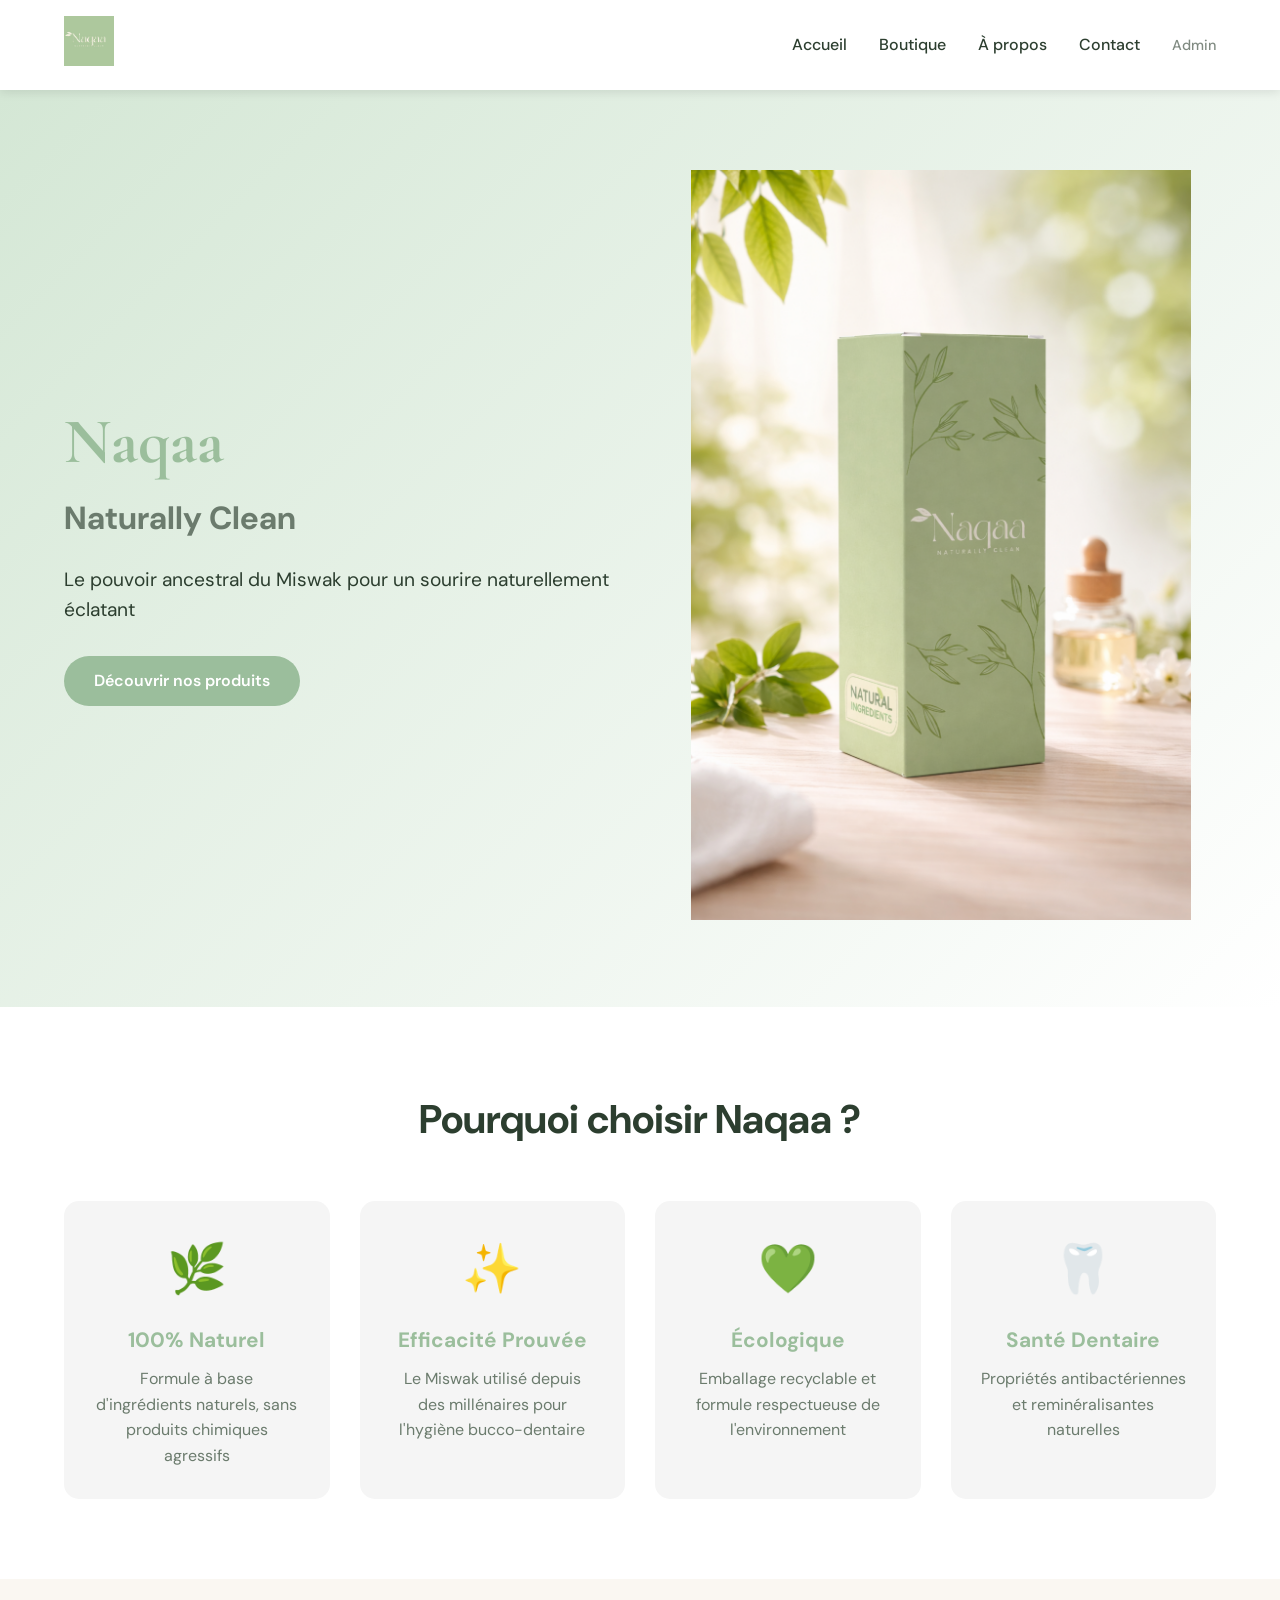
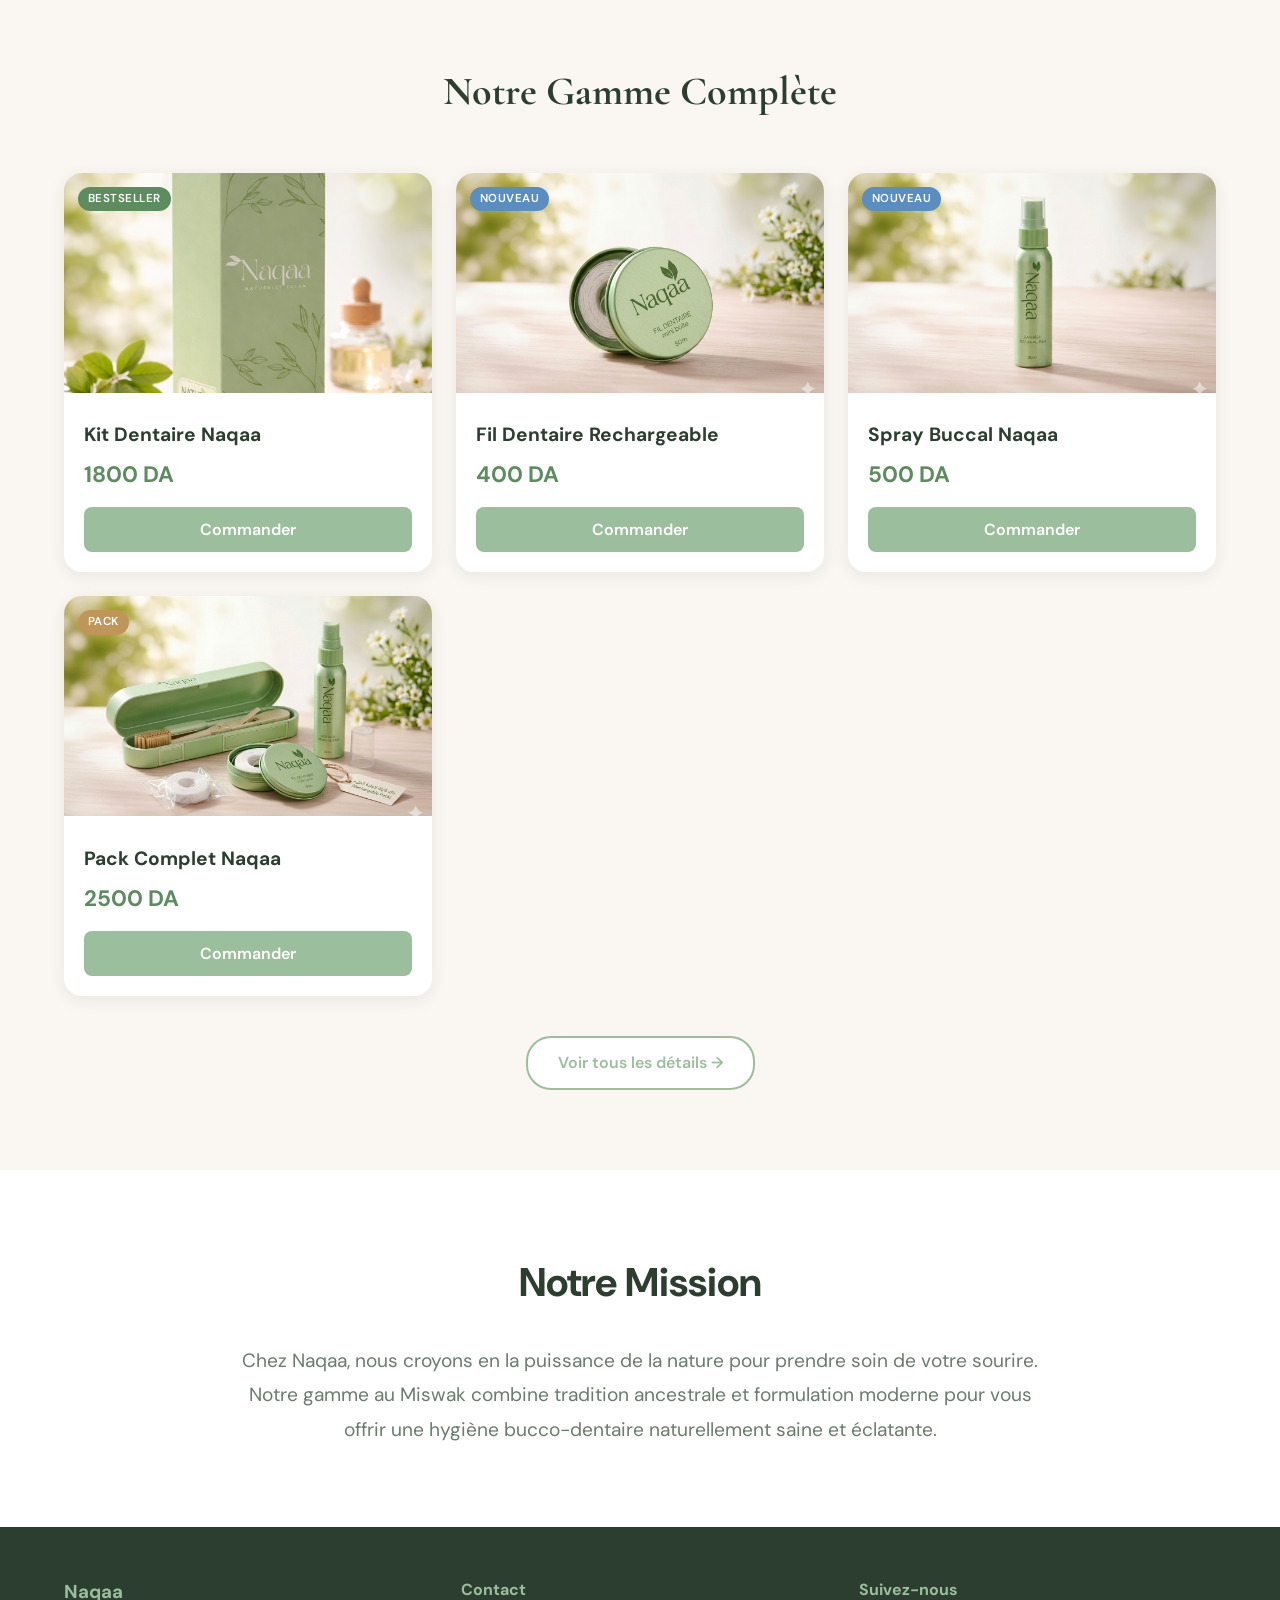
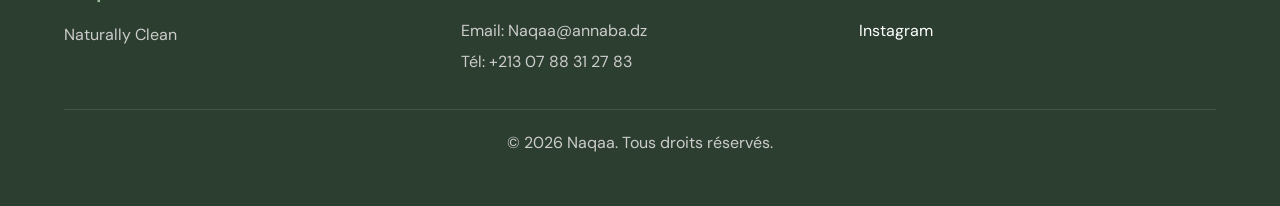
<file: index.html>
<!DOCTYPE html>
<html lang="fr">
<head>
    <meta charset="UTF-8">
    <meta name="viewport" content="width=device-width, initial-scale=1.0">
    <title>Naqaa - Naturally Clean | Dentifrice Miswak Naturel</title>
    <link rel="stylesheet" href="style.css">
    <style>
        @import url('https://fonts.googleapis.com/css2?family=Cormorant+Garamond:wght@400;600&family=DM+Sans:wght@300;400;500&display=swap');
        body { font-family: 'DM Sans', sans-serif; }

        .hero-content h1 { font-family: 'Cormorant Garamond', serif; }
        .hero-content h2 { font-family: 'DM Sans', sans-serif; }

        /* Products grid on homepage */
        .products-home {
            padding: 80px 5%;
            background: #FAF7F2;
        }
        .products-home h2 {
            font-family: 'Cormorant Garamond', serif;
            text-align: center;
            font-size: 2.5rem;
            color: #2C3E2F;
            margin-bottom: 50px;
        }
        .products-home-grid {
            display: grid;
            grid-template-columns: repeat(auto-fit, minmax(280px, 1fr));
            gap: 24px;
            max-width: 1200px;
            margin: 0 auto 40px;
        }
        .home-product-card {
            background: white;
            border-radius: 18px;
            overflow: hidden;
            box-shadow: 0 4px 18px rgba(0,0,0,0.07);
            transition: transform 0.3s, box-shadow 0.3s;
            position: relative;
        }
        .home-product-card:hover {
            transform: translateY(-6px);
            box-shadow: 0 10px 30px rgba(0,0,0,0.12);
        }
        .home-product-card .badge {
            position: absolute;
            top: 14px;
            left: 14px;
            background: #5D8C5F;
            color: white;
            font-size: 0.72rem;
            font-weight: 600;
            padding: 3px 10px;
            border-radius: 20px;
            text-transform: uppercase;
            letter-spacing: 0.04em;
        }
        .home-product-card .badge.new { background: #5a8dc0; }
        .home-product-card .badge.pack { background: #C0955A; }
        .home-product-card img {
            width: 100%;
            height: 220px;
            object-fit: cover;
        }
        .home-product-card .card-info {
            padding: 20px;
        }
        .home-product-card h3 {
            font-size: 1.2rem;
            color: #2C3E2F;
            margin-bottom: 6px;
        }
        .home-product-card .price {
            font-size: 1.4rem;
            font-weight: 700;
            color: #5D8C5F;
            margin-bottom: 14px;
        }
        .home-product-card a {
            display: block;
            background: #9BBE9C;
            color: white;
            text-align: center;
            padding: 10px;
            border-radius: 8px;
            text-decoration: none;
            font-weight: 600;
            transition: background 0.2s;
        }
        .home-product-card a:hover { background: #5D8C5F; }

        .view-all-center { text-align: center; }
    </style>
</head>
<body>
    <header>
        <nav class="navbar">
            <div class="logo"><img src="1.png" alt="Naqaa Logo"></div>
            <ul class="nav-links">
                <li><a href="index.html">Accueil</a></li>
                <li><a href="boutique.html">Boutique</a></li>
                <li><a href="#about">À propos</a></li>
                <li><a href="#contact">Contact</a></li>
                <li><a href="admin-login.html" class="admin-link">Admin</a></li>
            </ul>
        </nav>
    </header>

    <!-- Hero -->
    <section class="hero">
        <div class="hero-content">
            <h1>Naqaa</h1>
            <h2>Naturally Clean</h2>
            <p class="tagline">Le pouvoir ancestral du Miswak pour un sourire naturellement éclatant</p>
            <a href="boutique.html" class="btn-primary">Découvrir nos produits</a>
        </div>
        <div class="hero-image">
            <img src="brosse.png" alt="Kit Dentaire Naqaa">
        </div>
    </section>

    <!-- Benefits -->
    <section class="benefits">
        <h2>Pourquoi choisir Naqaa ?</h2>
        <div class="benefits-grid">
            <div class="benefit-card">
                <div class="icon">🌿</div>
                <h3>100% Naturel</h3>
                <p>Formule à base d'ingrédients naturels, sans produits chimiques agressifs</p>
            </div>
            <div class="benefit-card">
                <div class="icon">✨</div>
                <h3>Efficacité Prouvée</h3>
                <p>Le Miswak utilisé depuis des millénaires pour l'hygiène bucco-dentaire</p>
            </div>
            <div class="benefit-card">
                <div class="icon">💚</div>
                <h3>Écologique</h3>
                <p>Emballage recyclable et formule respectueuse de l'environnement</p>
            </div>
            <div class="benefit-card">
                <div class="icon">🦷</div>
                <h3>Santé Dentaire</h3>
                <p>Propriétés antibactériennes et reminéralisantes naturelles</p>
            </div>
        </div>
    </section>

    <!-- Products Home -->
    <section class="products-home">
        <h2>Notre Gamme Complète</h2>
        <div class="products-home-grid">
            <div class="home-product-card">
                <span class="badge">Bestseller</span>
                <img src="kit.png" alt="Kit Dentaire">
                <div class="card-info">
                    <h3>Kit Dentaire Naqaa</h3>
                    <div class="price">1800 DA</div>
                    <a href="commande.html?product=kit">Commander</a>
                </div>
            </div>
            <div class="home-product-card">
                <span class="badge new">Nouveau</span>
                <img src="Fil.PNG" alt="Fil Dentaire">
                <div class="card-info">
                    <h3>Fil Dentaire Rechargeable</h3>
                    <div class="price">400 DA</div>
                    <a href="commande.html?product=fil">Commander</a>
                </div>
            </div>
            <div class="home-product-card">
                <span class="badge new">Nouveau</span>
                <img src="spray.png" alt="Spray Buccal">
                <div class="card-info">
                    <h3>Spray Buccal Naqaa</h3>
                    <div class="price">500 DA</div>
                    <a href="commande.html?product=spray">Commander</a>
                </div>
            </div>
            <div class="home-product-card">
                <span class="badge pack">Pack</span>
                <img src="IMG_2987.PNG" alt="Pack Complet">
                <div class="card-info">
                    <h3>Pack Complet Naqaa</h3>
                    <div class="price">2500 DA</div>
                    <a href="commande.html?product=pack">Commander</a>
                </div>
            </div>
        </div>
        <div class="view-all-center">
            <a href="boutique.html" class="btn-secondary">Voir tous les détails →</a>
        </div>
    </section>

    <!-- About -->
    <section id="about" class="about">
        <div class="container">
            <h2>Notre Mission</h2>
            <p>Chez Naqaa, nous croyons en la puissance de la nature pour prendre soin de votre sourire. Notre gamme au Miswak combine tradition ancestrale et formulation moderne pour vous offrir une hygiène bucco-dentaire naturellement saine et éclatante.</p>
        </div>
    </section>

    <footer id="contact">
        <div class="footer-content">
            <div class="footer-section"><h3>Naqaa</h3><p>Naturally Clean</p></div>
            <div class="footer-section">
                <h4>Contact</h4>
                <p>Email: Naqaa@annaba.dz</p>
                <p>Tél: +213 07 88 31 27 83</p>
            </div>
            <div class="footer-section">
                <h4>Suivez-nous</h4>
                <div class="social-links">
                    <a href="https://www.instagram.com/naqaa.natural?igsh=b3JldDk3dGt3cW1y&utm_source=qr">Instagram</a>
                </div>
            </div>
        </div>
        <p class="copyright">© 2026 Naqaa. Tous droits réservés.</p>
    </footer>
</body>
</html>
</file>
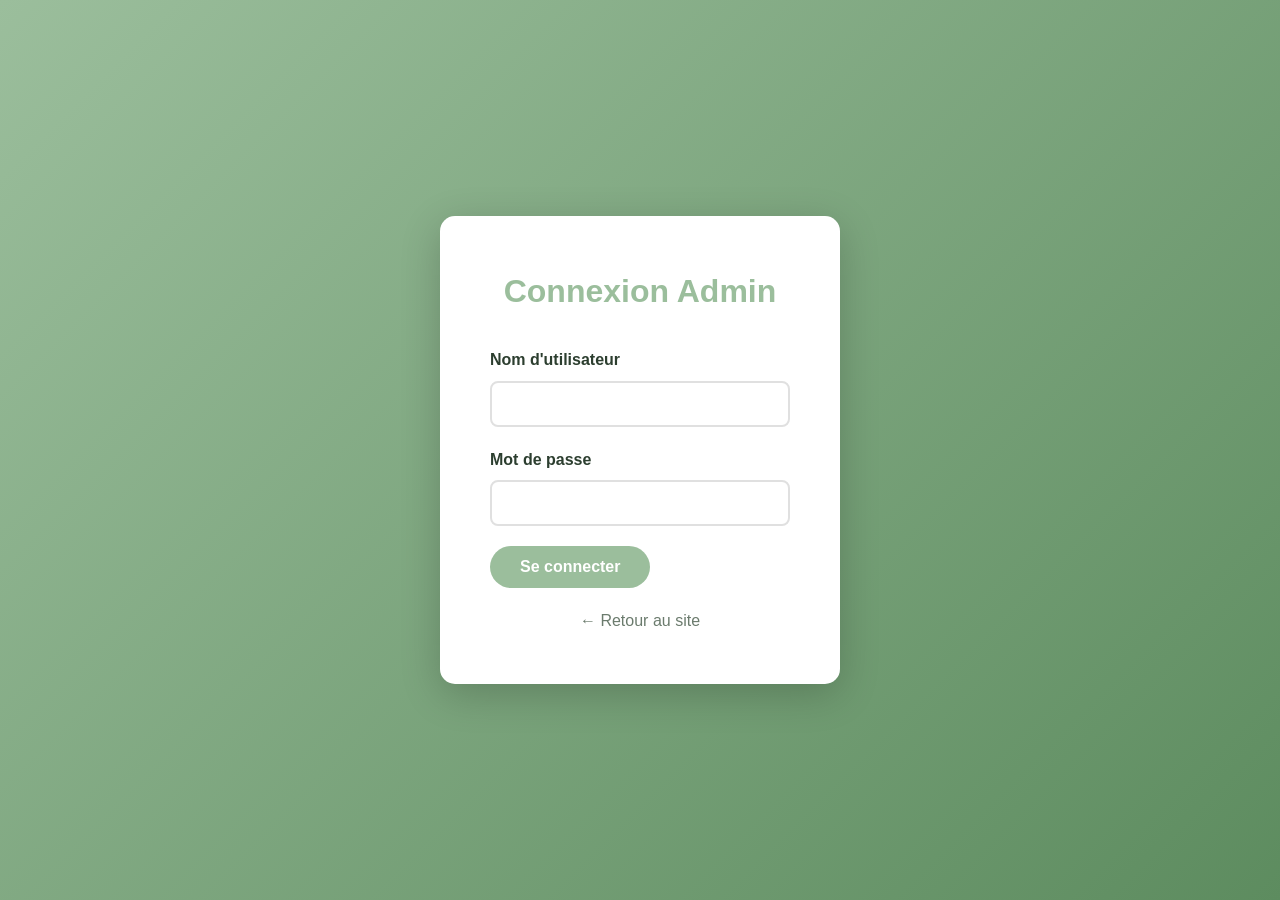
<file: admin-login.html>
<!DOCTYPE html>
<html lang="fr">
<head>
    <meta charset="UTF-8">
    <meta name="viewport" content="width=device-width, initial-scale=1.0">
    <title>Admin - Naqaa</title>
    <link rel="stylesheet" href="style.css">
</head>
<body>
    <div class="admin-login-page">
        <div class="login-container">
            <h1>Connexion Admin</h1>
            <form id="loginForm" onsubmit="adminLogin(event)">
                <div class="form-field">
                    <label for="username">Nom d'utilisateur</label>
                    <input type="text" id="username" required>
                </div>
                <div class="form-field">
                    <label for="password">Mot de passe</label>
                    <input type="password" id="password" required>
                </div>
                <button type="submit" class="btn-primary">Se connecter</button>
                <p id="errorMsg" class="error-msg"></p>
            </form>
            <a href="index.html" class="back-link">← Retour au site</a>
        </div>
    </div>

    <script>
        function adminLogin(event) {
            event.preventDefault();
            const username = document.getElementById('username').value;
            const password = document.getElementById('password').value;
            
            // Simple authentication (in production, use proper backend authentication)
            if (username === 'admin' && password === 'naqaa2026') {
                localStorage.setItem('isAdminLoggedIn', 'true');
                window.location.href = 'admin.html';
            } else {
                document.getElementById('errorMsg').textContent = 'Identifiants incorrects';
            }
        }
    </script>
</body>
</html>
</file>
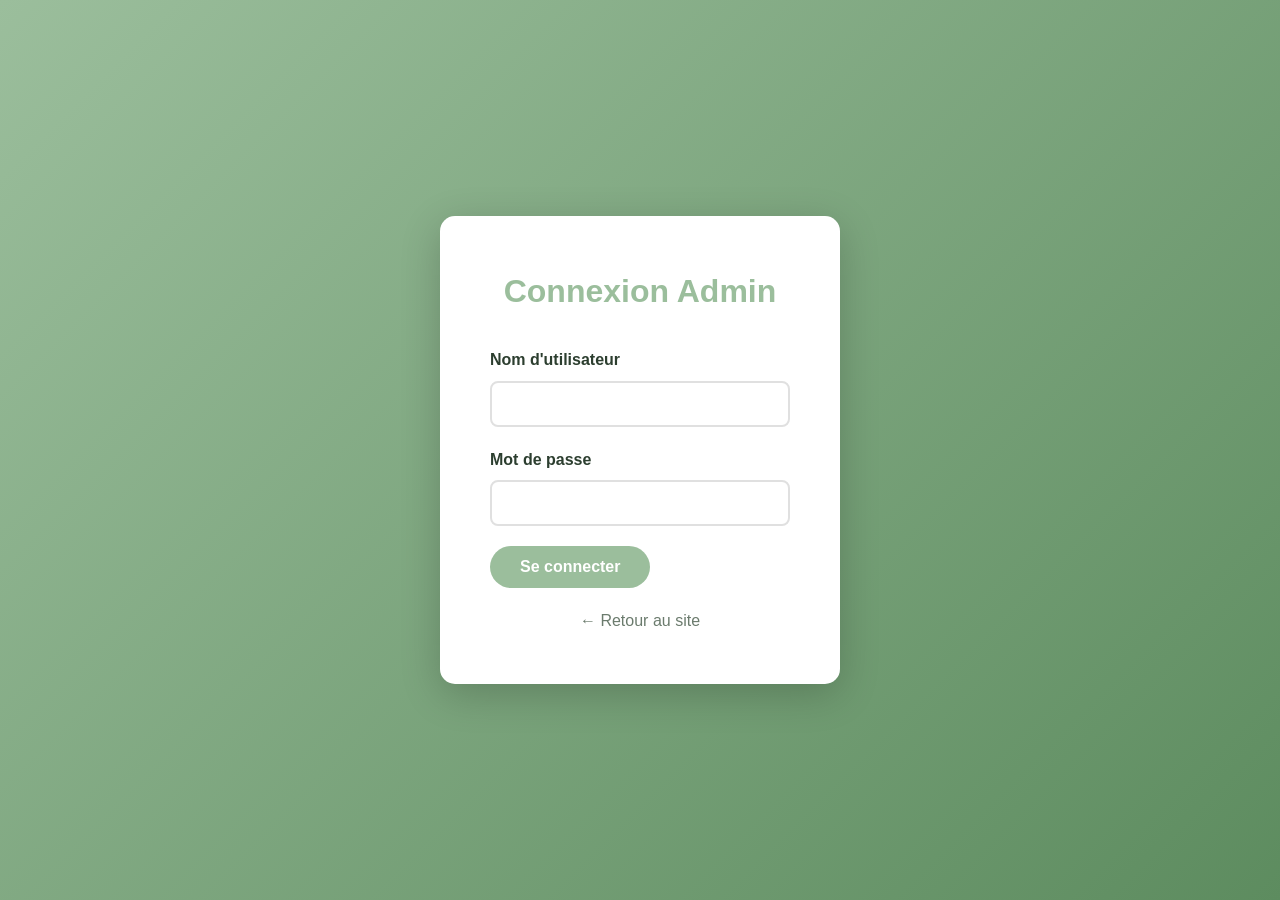
<file: admin.html>
<!DOCTYPE html>
<html lang="fr">
<head>
    <meta charset="UTF-8">
    <meta name="viewport" content="width=device-width, initial-scale=1.0">
    <title>Dashboard Admin - Naqaa</title>
    <link rel="stylesheet" href="style.css">
</head>
<body>
    <!-- Admin Header -->
    <header class="admin-header">
        <div class="admin-nav">
            <h2>Dashboard Admin - Naqaa</h2>
            <button onclick="logout()" class="btn-secondary">Déconnexion</button>
        </div>
    </header>

    <div class="admin-container">
        <!-- Sidebar -->
        <aside class="admin-sidebar">
            <ul>
                <li><a href="#" onclick="showSection('orders')" class="active">📦 Commandes</a></li>
                <li><a href="#" onclick="showSection('stock')">📊 Stock</a></li>
                <li><a href="#" onclick="showSection('stats')">📈 Statistiques</a></li>
            </ul>
        </aside>

        <!-- Main Content -->
        <main class="admin-content">
            <!-- Orders Section -->
            <section id="ordersSection" class="admin-section">
                <h2>Gestion des commandes</h2>
                
                <!-- Filters -->
                <div class="filters">
                    <select id="statusFilter" onchange="filterOrders()">
                        <option value="all">Tous les statuts</option>
                        <option value="En attente">En attente</option>
                        <option value="Confirmée">Confirmée</option>
                        <option value="En livraison">En livraison</option>
                        <option value="Livrée">Livrée</option>
                        <option value="Annulée">Annulée</option>
                    </select>
                    <input type="text" id="searchOrder" placeholder="Rechercher par nom ou N°..." onkeyup="filterOrders()">
                </div>

                <!-- Orders Table -->
                <div class="table-container">
                    <table id="ordersTable">
                        <thead>
                            <tr>
                                <th>N° Commande</th>
                                <th>Date</th>
                                <th>Client</th>
                                <th>Téléphone</th>
                                <th>Wilaya</th>
                                <th>Quantité</th>
                                <th>Total</th>
                                <th>Statut</th>
                                <th>Actions</th>
                            </tr>
                        </thead>
                        <tbody id="ordersBody">
                            <!-- Orders will be loaded here -->
                        </tbody>
                    </table>
                </div>
            </section>

            <!-- Stock Section -->
            <section id="stockSection" class="admin-section" style="display:none;">
                <h2>Gestion du stock</h2>
                
                <div class="stock-card">
                    <h3>Kit Dentaire Naqaa</h3>
                    <div class="stock-info">
                        <div class="stock-item">
                            <label>Stock actuel:</label>
                            <span id="currentStock" class="stock-value">100</span>
                        </div>
                        <div class="stock-item">
                            <label>Seuil d'alerte:</label>
                            <span class="stock-value">20</span>
                        </div>
                    </div>
                    
                    <div class="stock-actions">
                        <h4>Modifier le stock</h4>
                        <div class="stock-form">
                            <input type="number" id="stockAdjustment" placeholder="Quantité" min="1">
                            <button onclick="addStock()" class="btn-primary">Ajouter</button>
                            <button onclick="removeStock()" class="btn-secondary">Retirer</button>
                        </div>
                    </div>

                    <div class="stock-history">
                        <h4>Historique des mouvements</h4>
                        <ul id="stockHistory">
                            <!-- Stock history will be loaded here -->
                        </ul>
                    </div>
                </div>
            </section>

            <!-- Statistics Section -->
            <section id="statsSection" class="admin-section" style="display:none;">
                <h2>Statistiques</h2>
                
                <div class="stats-grid">
                    <div class="stat-card">
                        <h3>Commandes totales</h3>
                        <p class="stat-number" id="totalOrders">0</p>
                    </div>
                    <div class="stat-card">
                        <h3>Chiffre d'affaires</h3>
                        <p class="stat-number" id="totalRevenue">0 DA</p>
                    </div>
                    <div class="stat-card">
                        <h3>En attente</h3>
                        <p class="stat-number" id="pendingOrders">0</p>
                    </div>
                    <div class="stat-card">
                        <h3>Livrées</h3>
                        <p class="stat-number" id="deliveredOrders">0</p>
                    </div>
                </div>

                <div class="chart-container">
                    <h3>Commandes par wilaya</h3>
                    <div id="wilayaChart" class="chart">
                        <!-- Chart will be generated here -->
                    </div>
                </div>
            </section>
        </main>
    </div>

    <!-- Order Detail Modal -->
    <div id="orderDetailModal" class="modal">
        <div class="modal-content modal-large">
            <span class="close" onclick="closeOrderModal()">&times;</span>
            <h2>Détails de la commande</h2>
            <div id="orderDetailContent">
                <!-- Order details will be loaded here -->
            </div>
        </div>
    </div>

    <script src="admin.js"></script>
</body>
</html>
</file>
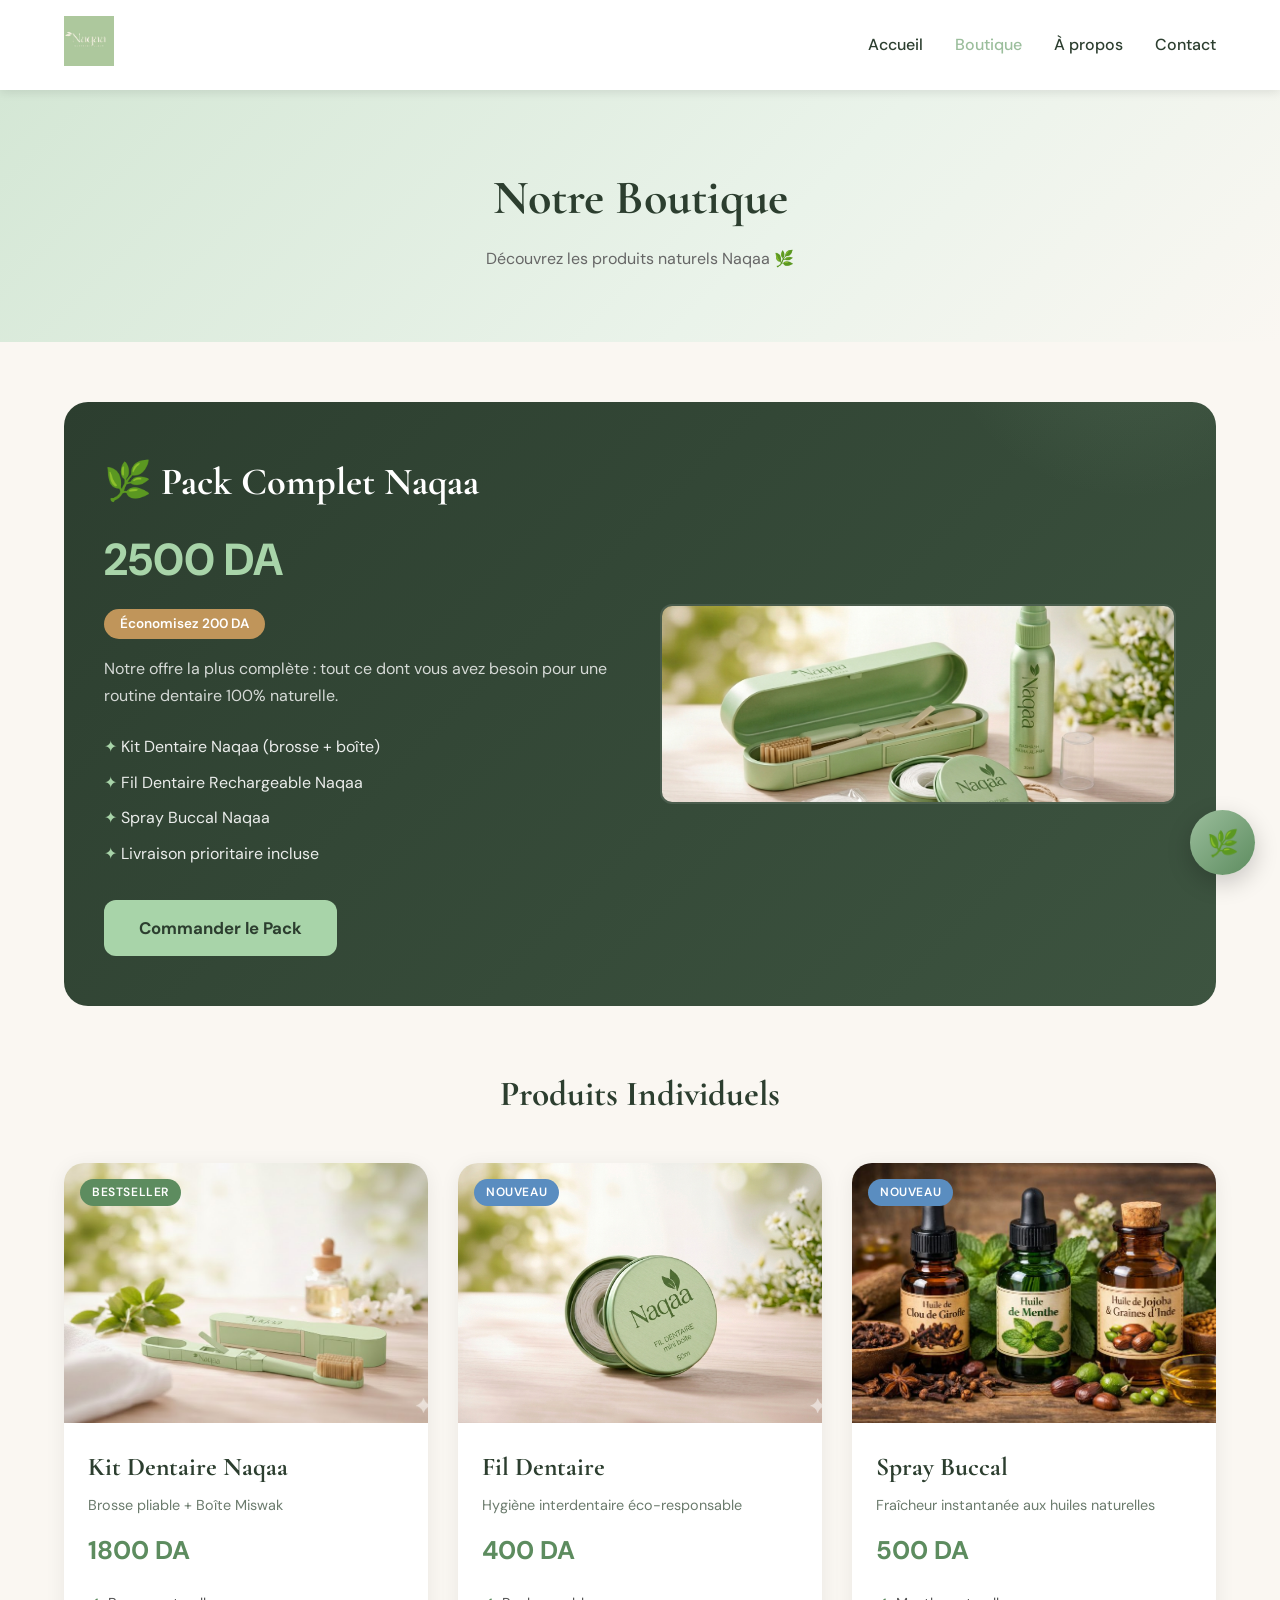
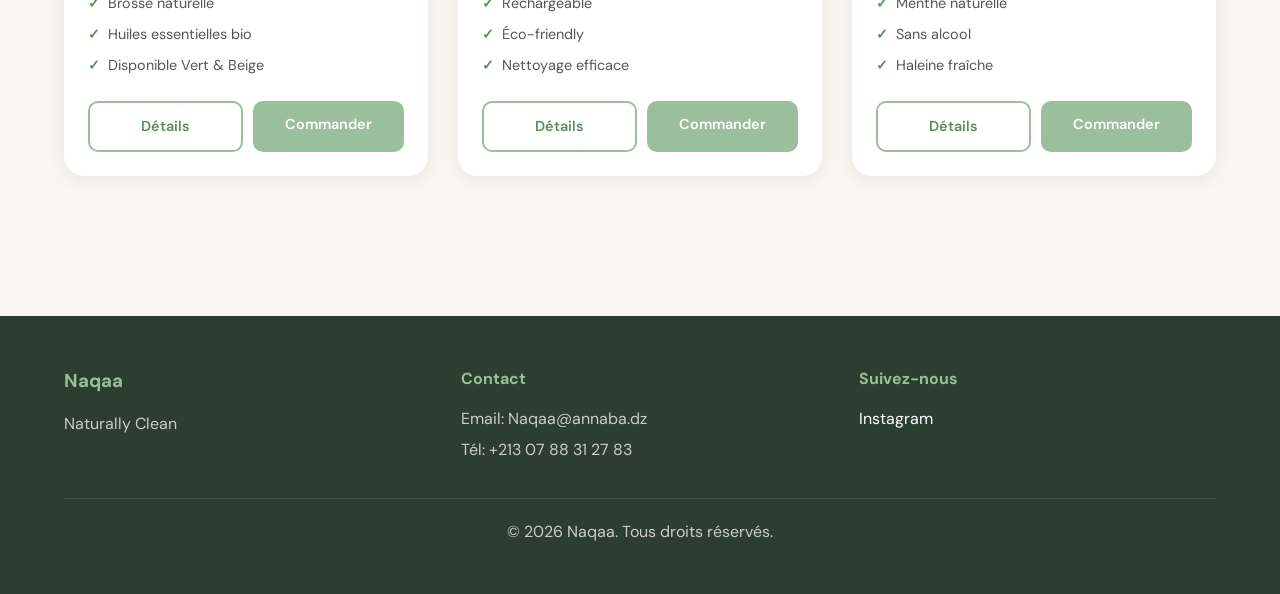
<file: boutique.html>
<!DOCTYPE html>
<html lang="fr">
<head>
<meta charset="UTF-8">
<meta name="viewport" content="width=device-width, initial-scale=1.0">

<title>Boutique - Naqaa</title>

<link rel="stylesheet" href="style.css">

<style>

@import url('https://fonts.googleapis.com/css2?family=Cormorant+Garamond:wght@400;600&family=DM+Sans:wght@300;400;500&display=swap');

:root{
    --sage:#9BBE9C;
    --sage-dark:#5D8C5F;
    --sage-light:#D4E7D5;
    --cream:#FAF7F2;
    --text:#2C3E2F;
    --gold:#C0955A;
}

*{
    margin:0;
    padding:0;
    box-sizing:border-box;
}

body{
    font-family:'DM Sans',sans-serif;
    background:var(--cream);
    color:var(--text);
}

/* ── HERO ── */

.shop-hero{
    background:linear-gradient(135deg,#D4E7D5 0%,#EAF3EA 60%,#FAF7F2 100%);
    padding:70px 5%;
    text-align:center;
}

.shop-hero h1{
    font-size:3rem;
    margin-bottom:10px;
    font-family:'Cormorant Garamond',serif;
}

.shop-hero p{
    color:#666;
}

/* ── PRODUCTS ── */

.products-section{
    padding:60px 5%;
    max-width:1300px;
    margin:auto;
}

.products-section > h2{
    font-family:'Cormorant Garamond',serif;
    font-size:2.2rem;
    color:var(--text);
    margin-bottom:40px;
    text-align:center;
}

/* ── PACK HERO ── */

.pack-hero{
    background:linear-gradient(135deg,#2C3E2F 0%,#3d5440 100%);
    border-radius:24px;
    padding:50px 40px;
    display:grid;
    grid-template-columns:1fr 1fr;
    gap:40px;
    align-items:center;
    margin-bottom:60px;
    color:white;
    position:relative;
    overflow:hidden;
}

.pack-hero::before{
    content:'';
    position:absolute;
    top:-50%;
    right:-10%;
    width:400px;
    height:400px;
    background:radial-gradient(circle,rgba(155,190,156,0.15) 0%,transparent 70%);
    border-radius:50%;
}

.pack-hero h2{
    font-family:'Cormorant Garamond',serif;
    font-size:2.4rem;
    margin-bottom:10px;
}

.pack-hero .pack-price{
    font-size:2.8rem;
    font-weight:700;
    color:#a8d4a9;
    margin:12px 0;
}

.pack-hero .pack-saving{
    background:var(--gold);
    display:inline-block;
    padding:4px 16px;
    border-radius:20px;
    font-size:0.85rem;
    font-weight:600;
    margin-bottom:16px;
}

.pack-hero p{
    color:rgba(255,255,255,0.8);
    margin-bottom:20px;
    line-height:1.7;
}

.pack-hero ul{
    list-style:none;
    margin-bottom:28px;
}

.pack-hero ul li{
    padding:5px 0;
    color:rgba(255,255,255,0.9);
}

.pack-hero ul li::before{
    content:'✦ ';
    color:#a8d4a9;
}

.pack-hero .btn-pack{
    display:inline-block;
    background:#a8d4a9;
    color:#2C3E2F;
    padding:15px 35px;
    border-radius:12px;
    font-weight:700;
    text-decoration:none;
    font-size:1.05rem;
    transition:all 0.3s;
}

.pack-hero .btn-pack:hover{
    background:white;
    transform:translateY(-2px);
}

.pack-images{
    display:grid;
    grid-template-columns:1fr 1fr;
    gap:12px;
}

.pack-images img{
    width:100%;
    height:150px;
    object-fit:cover;
    border-radius:12px;
    border:2px solid rgba(255,255,255,0.1);
}

.pack-images img:first-child{
    grid-column:span 2;
    height:200px;
}

/* ── PRODUCTS GRID ── */

.products-grid{
    display:grid;
    grid-template-columns:repeat(auto-fit,minmax(320px,1fr));
    gap:30px;
    margin-bottom:80px;
}

.product-card{
    background:white;
    border-radius:20px;
    overflow:hidden;
    box-shadow:0 4px 20px rgba(0,0,0,0.07);
    transition:transform 0.3s,box-shadow 0.3s;
    position:relative;
}

.product-card:hover{
    transform:translateY(-8px);
    box-shadow:0 12px 40px rgba(0,0,0,0.12);
}

.product-card .badge{
    position:absolute;
    top:16px;
    left:16px;
    background:var(--sage-dark);
    color:white;
    font-size:0.75rem;
    font-weight:600;
    padding:4px 12px;
    border-radius:20px;
    letter-spacing:0.05em;
    text-transform:uppercase;
    z-index:2;
}

.product-card .badge.new{
    background:#5a8dc0;
}

.card-image{
    height:260px;
    overflow:hidden;
    background:#f0f5f0;
}

.card-image img{
    width:100%;
    height:100%;
    object-fit:cover;
    transition:transform 0.5s;
}

.product-card:hover .card-image img{
    transform:scale(1.05);
}

.card-body{
    padding:24px;
}

.card-body h3{
    font-family:'Cormorant Garamond',serif;
    font-size:1.6rem;
    color:var(--text);
    margin-bottom:6px;
}

.card-body .tagline{
    color:#6B7B6D;
    font-size:0.9rem;
    margin-bottom:14px;
}

.card-body .price-tag{
    font-size:1.6rem;
    font-weight:700;
    color:var(--sage-dark);
    margin-bottom:16px;
}

.mini-features{
    list-style:none;
    margin-bottom:20px;
}

.mini-features li{
    padding:4px 0;
    color:#555;
    font-size:0.9rem;
    display:flex;
    align-items:center;
    gap:8px;
}

.mini-features li::before{
    content:'✓';
    color:var(--sage-dark);
    font-weight:700;
}

.card-actions{
    display:flex;
    gap:10px;
}

.btn-detail,
.btn-order{
    flex:1;
    text-align:center;
    padding:12px;
    border-radius:10px;
    text-decoration:none;
    font-weight:600;
    transition:0.3s;
    font-size:0.9rem;
    display:block;
}

.btn-detail{
    border:2px solid var(--sage);
    color:var(--sage-dark);
    background:transparent;
}

.btn-detail:hover{
    background:var(--sage-light);
}

.btn-order{
    background:var(--sage);
    color:white;
    border:none;
}

.btn-order:hover{
    background:var(--sage-dark);
}

/* ── CHAT BUTTON ── */

.ai-assistant-btn{
    position:fixed;
    bottom:25px;
    right:25px;
    width:65px;
    height:65px;
    border:none;
    border-radius:50%;
    background:linear-gradient(135deg,var(--sage),var(--sage-dark));
    color:white;
    font-size:1.6rem;
    cursor:pointer;
    z-index:99999;
    box-shadow:0 8px 25px rgba(0,0,0,0.2);
}

/* ── CHAT PANEL ── */

.ai-chat-panel{
    position:fixed;
    bottom:100px;
    right:25px;
    width:370px;
    height:550px;
    background:white;
    border-radius:20px;
    overflow:hidden;
    display:none;
    flex-direction:column;
    z-index:99999;
    box-shadow:0 20px 50px rgba(0,0,0,0.15);
}

.ai-chat-panel.open{
    display:flex;
}

.chat-header{
    background:linear-gradient(135deg,var(--sage),var(--sage-dark));
    color:white;
    padding:16px;
    display:flex;
    justify-content:space-between;
    align-items:center;
}

.chat-header h4{
    margin-bottom:4px;
}

.close-chat{
    background:none;
    border:none;
    color:white;
    font-size:1.2rem;
    cursor:pointer;
}

.chat-messages{
    flex:1;
    overflow-y:auto;
    padding:15px;
    display:flex;
    flex-direction:column;
    gap:12px;
    background:#fafafa;
}

.msg{
    padding:12px 14px;
    border-radius:14px;
    max-width:85%;
    line-height:1.5;
    font-size:0.92rem;
}

.msg.user{
    background:var(--sage);
    color:white;
    align-self:flex-end;
}

.msg.bot{
    background:#eef5ee;
    color:#333;
    align-self:flex-start;
}

.quick-replies{
    display:flex;
    flex-wrap:wrap;
    gap:8px;
    padding:12px;
}

.quick-reply{
    border:none;
    background:var(--sage-light);
    padding:8px 12px;
    border-radius:20px;
    cursor:pointer;
    color:var(--sage-dark);
    font-size:0.8rem;
    transition:all 0.2s;
    font-weight:500;
}

.quick-reply:hover{
    background:var(--sage);
    color:white;
}

.chat-input-row{
    display:flex;
    gap:10px;
    padding:15px;
    border-top:1px solid #eee;
    background:white;
}

.chat-input-row input{
    flex:1;
    padding:12px;
    border-radius:10px;
    border:1px solid #ddd;
    outline:none;
}

.chat-input-row button{
    border:none;
    background:var(--sage);
    color:white;
    padding:12px 18px;
    border-radius:10px;
    cursor:pointer;
}

.msg form{
    margin-top:10px;
}

.msg form input,
.msg form select{
    width:100%;
    padding:10px;
    margin-bottom:8px;
    border-radius:8px;
    border:1px solid #ccc;
}

.msg form button{
    width:100%;
    padding:12px;
    background:#5D8C5F;
    color:white;
    border:none;
    border-radius:10px;
    cursor:pointer;
    font-weight:bold;
}

/* ── MOBILE ── */

@media(max-width:768px){
    .pack-hero{ grid-template-columns:1fr; padding:35px 24px; }
    .pack-images{ display:none; }
    .ai-chat-panel{ width:calc(100vw - 30px); right:15px; }
    .shop-hero h1{ font-size:2.2rem; }
}

</style>
</head>

<body>

<!-- NAVBAR -->
<header>
    <nav class="navbar">
        <div class="logo"><img src="1.png" alt="Naqaa Logo"></div>
        <ul class="nav-links">
            <li><a href="index.html">Accueil</a></li>
            <li><a href="boutique.html" class="active">Boutique</a></li>
            <li><a href="index.html#about">À propos</a></li>
            <li><a href="index.html#contact">Contact</a></li>
        </ul>
    </nav>
</header>

<!-- HERO -->

<div class="shop-hero">
    <h1>Notre Boutique</h1>
    <p>Découvrez les produits naturels Naqaa 🌿</p>
</div>

<!-- PRODUCTS -->

<div class="products-section">

    <!-- PACK COMPLET -->
    <div class="pack-hero">
        <div>
            <h2>🌿 Pack Complet Naqaa</h2>
            <div class="pack-price">2500 DA</div>
            <span class="pack-saving">Économisez 200 DA</span>
            <p>Notre offre la plus complète : tout ce dont vous avez besoin pour une routine dentaire 100% naturelle.</p>
            <ul>
                <li>Kit Dentaire Naqaa (brosse + boîte)</li>
                <li>Fil Dentaire Rechargeable Naqaa</li>
                <li>Spray Buccal Naqaa</li>
                <li>Livraison prioritaire incluse</li>
            </ul>
            <a href="commande.html?product=pack" class="btn-pack">Commander le Pack</a>
        </div>
        <div class="pack-images">
            <img src="IMG_2987.PNG" alt="Kit Naqaa">
            
        </div>
    </div>

    <!-- PRODUITS INDIVIDUELS -->
    <h2>Produits Individuels</h2>
    <div class="products-grid">

        <!-- KIT -->
        <div class="product-card">
            <span class="badge">Bestseller</span>
            <div class="card-image">
                <img src="vert.jpeg" alt="Kit Dentaire Naqaa">
            </div>
            <div class="card-body">
                <h3>Kit Dentaire Naqaa</h3>
                <p class="tagline">Brosse pliable + Boîte Miswak</p>
                <div class="price-tag">1800 DA</div>
                <ul class="mini-features">
                    <li>Brosse naturelle</li>
                    <li>Huiles essentielles bio</li>
                    <li>Disponible Vert & Beige</li>
                </ul>
                <div class="card-actions">
                    <a href="boutique-detail.html" class="btn-detail">Détails</a>
                    <a href="commande.html?product=kit" class="btn-order">Commander</a>
                </div>
            </div>
        </div>

        <!-- FIL -->
        <div class="product-card">
            <span class="badge new">Nouveau</span>
            <div class="card-image">
                <img src="Fil.PNG" alt="Fil Dentaire Rechargeable Naqaa">
            </div>
            <div class="card-body">
                <h3>Fil Dentaire</h3>
                <p class="tagline">Hygiène interdentaire éco-responsable</p>
                <div class="price-tag">400 DA</div>
                <ul class="mini-features">
                    <li>Rechargeable</li>
                    <li>Éco-friendly</li>
                    <li>Nettoyage efficace</li>
                </ul>
                <div class="card-actions">
                    <a href="#" class="btn-detail">Détails</a>
                    <a href="commande.html?product=fil" class="btn-order">Commander</a>
                </div>
            </div>
        </div>

        <!-- SPRAY -->
        <div class="product-card">
            <span class="badge new">Nouveau</span>
            <div class="card-image">
                <img src="Huilles.jpeg" alt="Spray Buccal Naqaa">
            </div>
            <div class="card-body">
                <h3>Spray Buccal</h3>
                <p class="tagline">Fraîcheur instantanée aux huiles naturelles</p>
                <div class="price-tag">500 DA</div>
                <ul class="mini-features">
                    <li>Menthe naturelle</li>
                    <li>Sans alcool</li>
                    <li>Haleine fraîche</li>
                </ul>
                <div class="card-actions">
                    <a href="#" class="btn-detail">Détails</a>
                    <a href="commande.html?product=spray" class="btn-order">Commander</a>
                </div>
            </div>
        </div>

    </div>
</div>

<!-- FOOTER -->
<footer id="contact">
    <div class="footer-content">
        <div class="footer-section">
            <h3>Naqaa</h3>
            <p>Naturally Clean</p>
        </div>
        <div class="footer-section">
            <h4>Contact</h4>
            <p>Email: Naqaa@annaba.dz</p>
            <p>Tél: +213 07 88 31 27 83</p>
        </div>
        <div class="footer-section">
            <h4>Suivez-nous</h4>
            <div class="social-links">
                <a href="https://www.instagram.com/naqaa.natural?igsh=b3JldDk3dGt3cW1y&utm_source=qr">Instagram</a>
            </div>
        </div>
    </div>
    <p class="copyright">© 2026 Naqaa. Tous droits réservés.</p>
</footer>

<!-- CHAT BUTTON -->

<button
    type="button"
    class="ai-assistant-btn"
    onclick="toggleChat()"
>
    🌿
</button>

<!-- CHAT PANEL -->

<div class="ai-chat-panel" id="chatPanel">

    <div class="chat-header">
        <div>
            <h4>Conseillère Naqaa</h4>
            <p>En ligne</p>
        </div>
        <button
            type="button"
            class="close-chat"
            onclick="toggleChat()"
        >
            ✕
        </button>
    </div>

    <div class="chat-messages" id="chatMessages">
        <div class="msg bot">
            🌿 Bonjour ! Je suis la conseillère Naqaa.
        </div>
    </div>

    <div class="quick-replies" id="quickReplies">
        <button type="button" class="quick-reply" onclick="sendQuick('prix')">Prix</button>
        <button type="button" class="quick-reply" onclick="sendQuick('pack')">Pack</button>
        <button type="button" class="quick-reply" onclick="sendQuick('livraison')">Livraison</button>
        <button type="button" class="quick-reply" onclick="sendQuick('commander')">Commander</button>
    </div>

    <div class="chat-input-row">
        <input
            type="text"
            id="chatInput"
            placeholder="Posez votre question..."
        >
        <button type="button" onclick="sendMessage()">➤</button>
    </div>

</div>

<!-- SCRIPT -->

<script>

let chatOpen = false;

const chatMessages = document.getElementById("chatMessages");
const chatInput    = document.getElementById("chatInput");

/* OPEN */

function toggleChat(){
    chatOpen = !chatOpen;
    document.getElementById("chatPanel").classList.toggle("open", chatOpen);
}

/* QUICK */

function sendQuick(text){
    chatInput.value = text;
    sendMessage();
}

/* SOUND */

function playNotification(){
    const audio = new Audio(
        "https://cdn.pixabay.com/download/audio/2022/03/15/audio_c8c8a73467.mp3?filename=notification-2-269292.mp3"
    );
    audio.volume = 0.4;
    audio.play();
}

/* ADD MESSAGE */

function appendMsg(text,type){
    const div = document.createElement("div");
    div.className = "msg " + type;
    div.innerHTML = text;
    chatMessages.appendChild(div);
    chatMessages.scrollTop = chatMessages.scrollHeight;
    localStorage.setItem("naqaa_chat", chatMessages.innerHTML);
}

/* LOAD */

window.onload = function(){
    const savedChat = localStorage.getItem("naqaa_chat");
    if(savedChat){
        chatMessages.innerHTML = savedChat;
    }
    setTimeout(() => {
        if(!chatOpen){
            toggleChat();
            appendMsg(
                "🌿 Bonjour / مرحباً ! Besoin d'aide pour choisir votre produit Naqaa ?",
                "bot"
            );
            playNotification();
        }
    },3000);
};

/* SEND MESSAGE */

function sendMessage(){

    const text = chatInput.value.trim();
    if(!text) return;

    appendMsg(text,"user");
    playNotification();
    chatInput.value = "";
    document.getElementById("quickReplies").style.display = "none";

    const userText = text.toLowerCase();
    let botReply = "";

    /* HELLO */
    if(
        userText.includes("bonjour") ||
        userText.includes("hello") ||
        userText.includes("salam") ||
        userText.includes("مرحبا")
    ){
        botReply = "🌿 Bonjour / مرحباً ! Comment puis-je vous aider ?";
    }

    /* PRIX */
    else if(
        userText.includes("prix") ||
        userText.includes("السعر") ||
        userText.includes("combien")
    ){
        botReply = "💰 <b>Nos prix :</b><br><br>🪥 Kit Dentaire : 1800 DA<br>🦷 Fil Dentaire : 400 DA<br>✨ Spray Buccal : 500 DA<br>🌿 Pack Complet : 2500 DA";
    }

    /* KIT */
    else if(
        userText.includes("kit") ||
        userText.includes("brosse")
    ){
        botReply = "🪥 <b>Kit Dentaire Naqaa</b><br>💰 1800 DA<br><br>✔ Brosse naturelle<br>✔ Huiles bio<br>✔ Disponible Vert & Beige";
    }

    /* FIL */
    else if(
        userText.includes("fil")
    ){
        botReply = "🦷 <b>Fil Dentaire Rechargeable</b><br>💰 400 DA<br><br>✔ Réutilisable<br>✔ Éco-friendly<br>✔ Nettoyage efficace";
    }

    /* SPRAY */
    else if(
        userText.includes("spray") ||
        userText.includes("haleine")
    ){
        botReply = "✨ <b>Spray Buccal Naqaa</b><br>💰 500 DA<br><br>✔ Menthe naturelle<br>✔ Sans alcool<br>✔ Haleine fraîche";
    }

    /* PACK */
    else if(
        userText.includes("pack")
    ){
        botReply = "🌿 <b>Pack Complet Naqaa</b><br>💰 2500 DA<br><br>✔ Kit + Fil + Spray<br>🎁 Économie de 200 DA";
    }

    /* LIVRAISON */
    else if(
        userText.includes("livraison") ||
        userText.includes("delivery")
    ){
        botReply = "🚚 Livraison disponible dans toute l'Algérie.<br><br>🏠 Domicile : 500 DA<br>📦 Bureau : 350 DA";
    }

    /* COMMANDE */
    else if(
        userText.includes("commander") ||
        userText.includes("commande") ||
        userText.includes("acheter") ||
        userText.includes("طلب")
    ){
        botReply = `
        🛒 <b>Commande Rapide</b><br><br>
        <form action="commande.html" method="GET">
            <input type="text" name="nom" placeholder="Votre nom" required>
            <input type="text" name="telephone" placeholder="Téléphone" required>
            <select name="product">
                <option>Kit Dentaire</option>
                <option>Fil Dentaire</option>
                <option>Spray Buccal</option>
                <option>Pack Complet</option>
            </select>
            <button type="submit">Commander 🌿</button>
        </form>
        `;
    }

    /* DEFAULT */
    else{
        botReply = "🌿 Je peux vous aider concernant :<br><br>🪥 Les produits<br>💰 Les prix<br>🚚 Livraison<br>🛒 Commandes";
    }

    setTimeout(() => {
        appendMsg(botReply,"bot");
        playNotification();
    },500);

}

/* ENTER */

chatInput.addEventListener("keydown",function(event){
    if(event.key === "Enter"){
        sendMessage();
    }
});

</script>

</body>
</html>
</file>
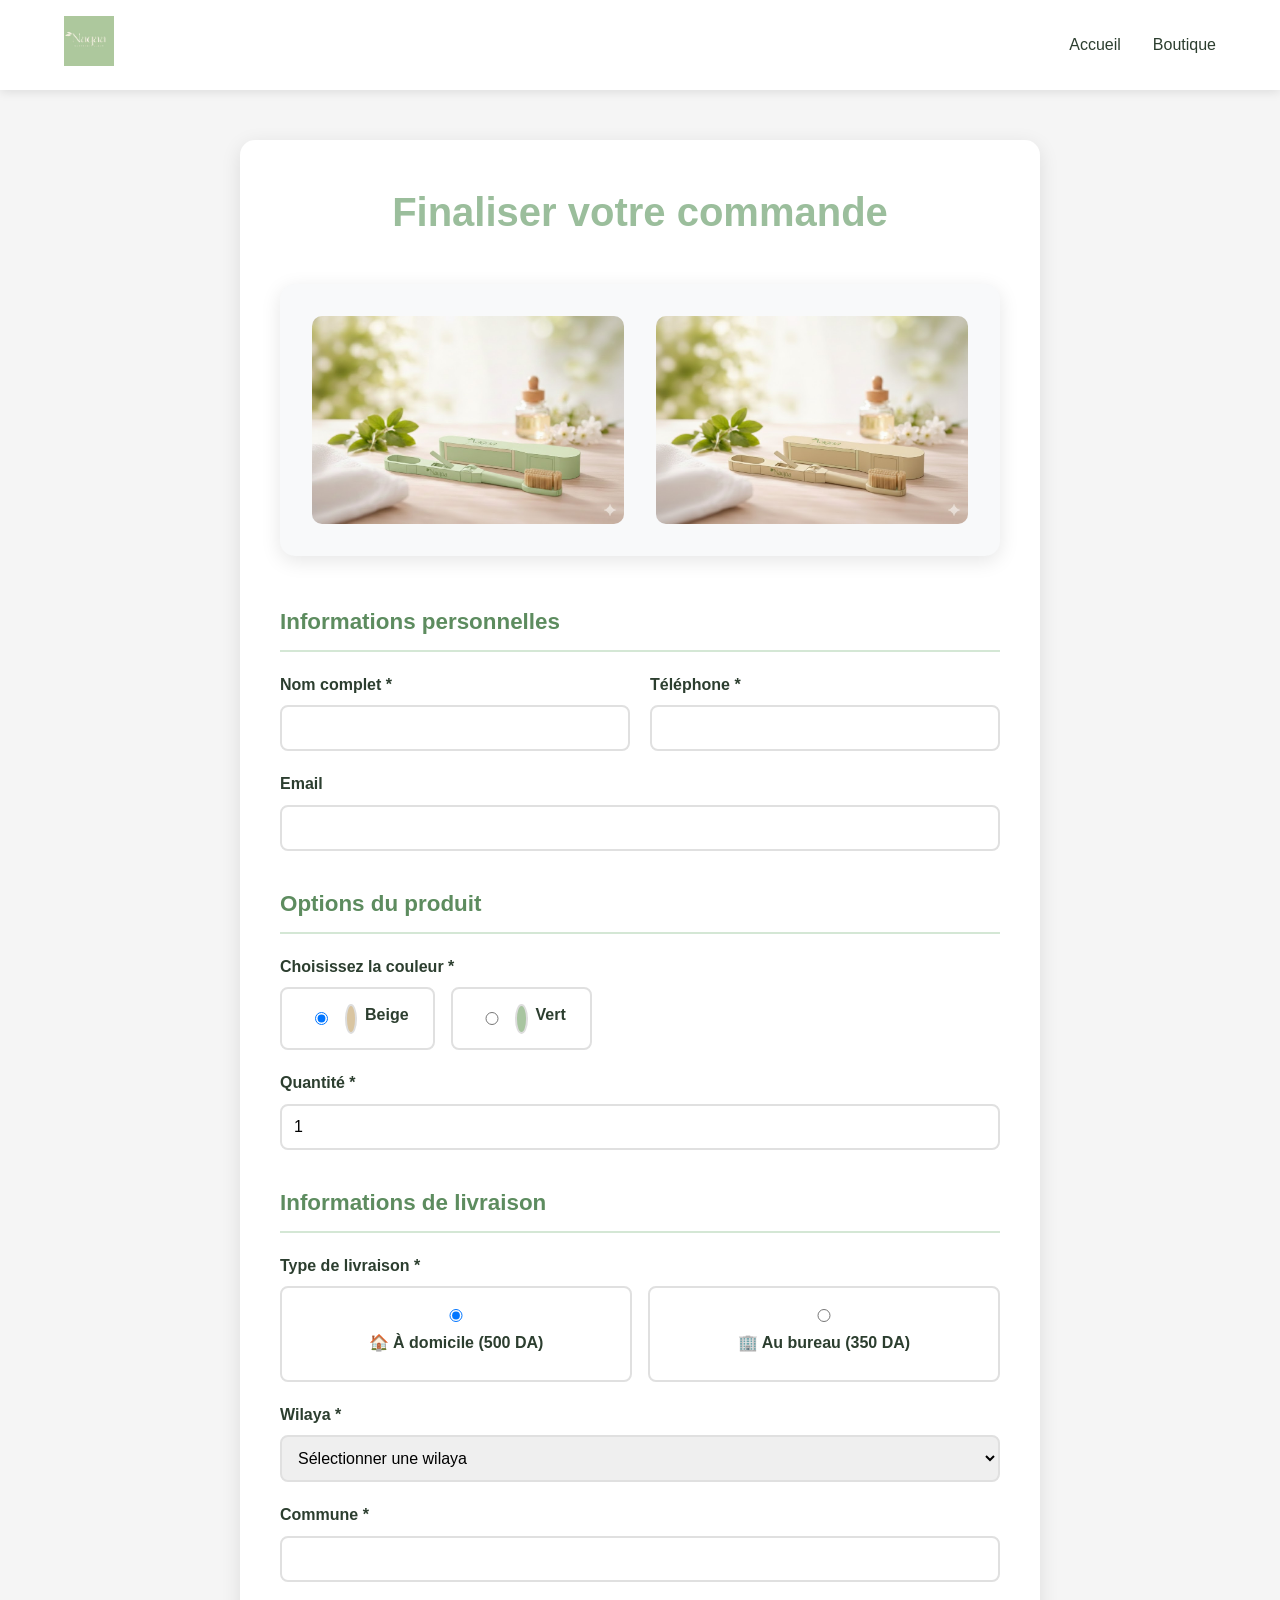
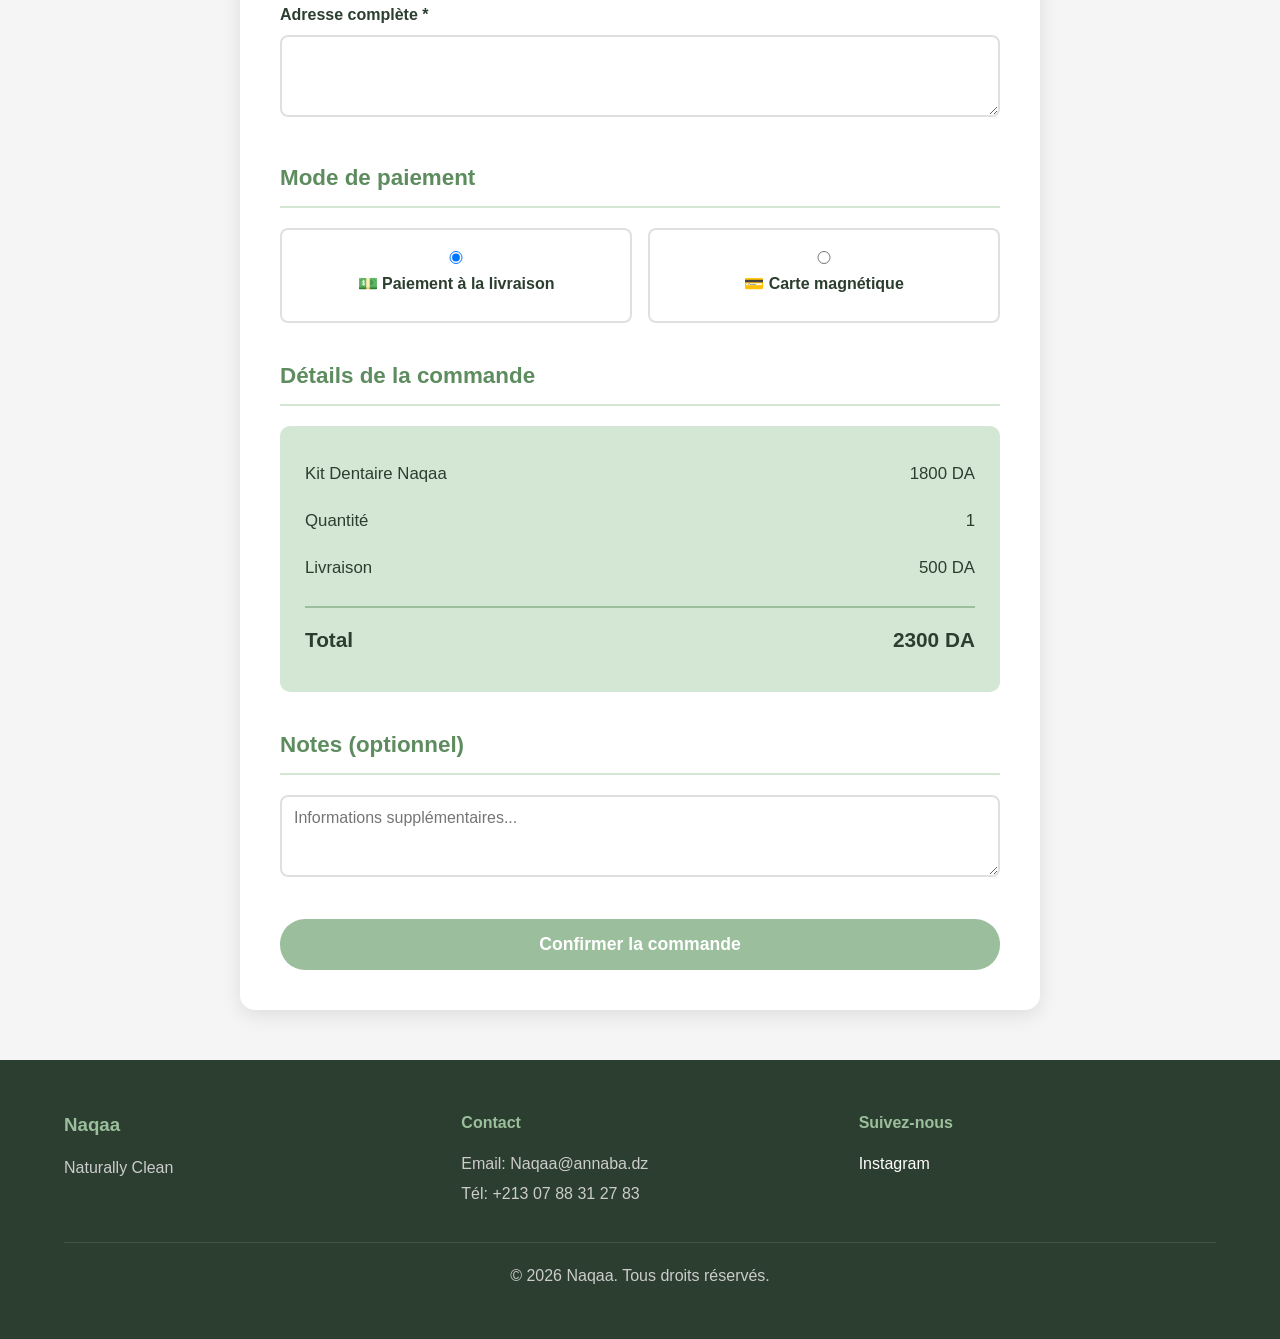
<file: commande.html>
<!DOCTYPE html>
<html lang="fr">
<head>
    <meta charset="UTF-8">
    <meta name="viewport" content="width=device-width, initial-scale=1.0">
    <title>Commander - Naqaa</title>
    <link rel="stylesheet" href="style.css">
    <style>
        .product-showcase {
            display: grid;
            grid-template-columns: 1fr 1fr;
            gap: 2rem;
            margin-bottom: 3rem;
            padding: 2rem;
            background: #f8f9fa;
            border-radius: 15px;
        }
        .product-image {
            width: 100%;
            border-radius: 10px;
            cursor: pointer;
            transition: transform 0.3s;
        }
        .product-image:hover { transform: scale(1.05); }
        .color-options {
            display: flex;
            gap: 1rem;
            margin-top: 0.5rem;
        }
        .color-option {
            display: flex;
            align-items: center;
            gap: 0.5rem;
            padding: 0.8rem 1.5rem;
            border: 2px solid #e0e0e0;
            border-radius: 8px;
            cursor: pointer;
            transition: all 0.3s;
        }
        .color-option:hover { border-color: #7fb069; transform: translateY(-2px); }
        .color-preview { width: 30px; height: 30px; border-radius: 50%; border: 2px solid #ddd; }
        .color-beige { background: #d9c5a1; }
        .color-green { background: #a8c5a0; }
        .radio-group { display: flex; gap: 1rem; margin-top: 0.5rem; }
        .radio-option {
            flex: 1;
            padding: 1rem;
            border: 2px solid #e0e0e0;
            border-radius: 8px;
            cursor: pointer;
            transition: all 0.3s;
            text-align: center;
        }
        .radio-option:hover { border-color: #7fb069; background: #f0f7f0; }
        .loading-overlay {
            display: none;
            position: fixed;
            top: 0; left: 0;
            width: 100%; height: 100%;
            background: rgba(0,0,0,0.5);
            z-index: 9999;
            justify-content: center;
            align-items: center;
        }
        .loading-spinner {
            background: white;
            padding: 2rem 3rem;
            border-radius: 15px;
            text-align: center;
            font-size: 1.2rem;
            color: #7fb069;
        }
        @media (max-width: 768px) {
            .product-showcase { grid-template-columns: 1fr; }
            .color-options, .radio-group { flex-direction: column; }
        }
    </style>
</head>
<body>
    <!-- Loading Overlay -->
    <div id="loadingOverlay" class="loading-overlay" style="display:flex; display:none;">
        <div class="loading-spinner">🌿 Envoi de votre commande...</div>
    </div>

    <!-- Header -->
    <header>
        <nav class="navbar">
            <div class="logo"><img src="1.png" alt="Naqaa Logo"></div>
            <ul class="nav-links">
                <li><a href="index.html">Accueil</a></li>
                <li><a href="boutique.html">Boutique</a></li>
            </ul>
        </nav>
    </header>

    <!-- Order Form -->
    <section class="order-form-section">
        <div class="container-form">
            <h1>Finaliser votre commande</h1>
            
            <div class="product-showcase">
                <img src="vert.jpeg" alt="Kit Dentaire Vert" class="product-image">
                <img src="beige.png" alt="Kit Dentaire Beige" class="product-image">
            </div>
            
            <form id="orderForm" onsubmit="submitOrder(event)">
                <!-- Personal Information -->
                <div class="form-group">
                    <h3>Informations personnelles</h3>
                    <div class="form-row">
                        <div class="form-field">
                            <label for="nom">Nom complet *</label>
                            <input type="text" id="nom" name="nom" required>
                        </div>
                        <div class="form-field">
                            <label for="tel">Téléphone *</label>
                            <input type="tel" id="tel" name="tel" required>
                        </div>
                    </div>
                    <div class="form-field">
                        <label for="email">Email</label>
                        <input type="email" id="email" name="email">
                    </div>
                </div>

                <!-- Product Options -->
                <div class="form-group">
                    <h3>Options du produit</h3>
                    <div class="form-field">
                        <label>Choisissez la couleur *</label>
                        <div class="color-options">
                            <div class="color-option">
                                <input type="radio" id="beige" name="couleur" value="Beige" checked>
                                <div class="color-preview color-beige"></div>
                                <label for="beige">Beige</label>
                            </div>
                            <div class="color-option">
                                <input type="radio" id="vert" name="couleur" value="Vert">
                                <div class="color-preview color-green"></div>
                                <label for="vert">Vert</label>
                            </div>
                        </div>
                    </div>
                    <div class="form-field">
                        <label for="quantite">Quantité *</label>
                        <input type="number" id="quantite" name="quantite" value="1" min="1" required onchange="updateTotal()">
                    </div>
                </div>

                <!-- Delivery Information -->
                <div class="form-group">
                    <h3>Informations de livraison</h3>
                    <div class="form-field">
                        <label>Type de livraison *</label>
                        <div class="radio-group">
                            <div class="radio-option">
                                <input type="radio" id="domicile" name="type_livraison" value="Domicile" checked onchange="updateDeliveryFee()">
                                <label for="domicile">🏠 À domicile (500 DA)</label>
                            </div>
                            <div class="radio-option">
                                <input type="radio" id="bureau" name="type_livraison" value="Bureau" onchange="updateDeliveryFee()">
                                <label for="bureau">🏢 Au bureau (350 DA)</label>
                            </div>
                        </div>
                    </div>

                    <div class="form-field">
                        <label for="wilaya">Wilaya *</label>
                        <select id="wilaya" name="wilaya" required>
                            <option value="">Sélectionner une wilaya</option>
                            <option>Adrar</option><option>Chlef</option><option>Laghouat</option>
                            <option>Oum El Bouaghi</option><option>Batna</option><option>Béjaïa</option>
                            <option>Biskra</option><option>Béchar</option><option>Blida</option>
                            <option>Bouira</option><option>Tamanrasset</option><option>Tébessa</option>
                            <option>Tlemcen</option><option>Tiaret</option><option>Tizi Ouzou</option>
                            <option>Alger</option><option>Djelfa</option><option>Jijel</option>
                            <option>Sétif</option><option>Saïda</option><option>Skikda</option>
                            <option>Sidi Bel Abbès</option><option>Annaba</option><option>Guelma</option>
                            <option>Constantine</option><option>Médéa</option><option>Mostaganem</option>
                            <option>M'Sila</option><option>Mascara</option><option>Ouargla</option>
                            <option>Oran</option><option>El Bayadh</option><option>Illizi</option>
                            <option>Bordj Bou Arréridj</option><option>Boumerdès</option><option>El Tarf</option>
                            <option>Tindouf</option><option>Tissemsilt</option><option>El Oued</option>
                            <option>Khenchela</option><option>Souk Ahras</option><option>Tipaza</option>
                            <option>Mila</option><option>Aïn Defla</option><option>Naâma</option>
                            <option>Aïn Témouchent</option><option>Ghardaïa</option><option>Relizane</option>
                            <option>Timimoun</option><option>Bordj Badji Mokhtar</option><option>Ouled Djellal</option>
                            <option>Béni Abbès</option><option>In Salah</option><option>In Guezzam</option>
                            <option>Touggourt</option><option>Djanet</option><option>El M'Ghair</option><option>El Menia</option>
                        </select>
                    </div>
                    
                    <div class="form-field">
                        <label for="commune">Commune *</label>
                        <input type="text" id="commune" name="commune" required>
                    </div>
                    
                    <div class="form-field">
                        <label for="adresse">Adresse complète *</label>
                        <textarea id="adresse" name="adresse" rows="3" required></textarea>
                    </div>
                </div>

                <!-- Payment Method -->
                <div class="form-group">
                    <h3>Mode de paiement</h3>
                    <div class="form-field">
                        <div class="radio-group">
                            <div class="radio-option">
                                <input type="radio" id="mainPropre" name="paiement" value="À la main" checked>
                                <label for="mainPropre">💵 Paiement à la livraison</label>
                            </div>
                            <div class="radio-option">
                                <input type="radio" id="carte" name="paiement" value="Carte magnétique">
                                <label for="carte">💳 Carte magnétique</label>
                            </div>
                        </div>
                    </div>
                </div>

                <!-- Order Summary -->
                <div class="form-group">
                    <h3>Détails de la commande</h3>
                    <div class="order-summary">
                        <div class="summary-line">
                            <span>Kit Dentaire Naqaa</span>
                            <span>1800 DA</span>
                        </div>
                        <div class="summary-line">
                            <span>Quantité</span>
                            <span id="qtyDisplay">1</span>
                        </div>
                        <div class="summary-line">
                            <span>Livraison</span>
                            <span id="deliveryFee">500 DA</span>
                        </div>
                        <div class="summary-line total">
                            <strong>Total</strong>
                            <strong id="totalPrice">2300 DA</strong>
                        </div>
                    </div>
                </div>

                <!-- Notes -->
                <div class="form-group">
                    <h3>Notes (optionnel)</h3>
                    <div class="form-field">
                        <textarea id="notes" name="notes" rows="3" placeholder="Informations supplémentaires..."></textarea>
                    </div>
                </div>

                <button type="submit" class="btn-primary btn-large">Confirmer la commande</button>
            </form>
        </div>
    </section>

    <!-- Success Modal -->
    <div id="successModal" class="modal">
        <div class="modal-content">
            <span class="close" onclick="closeModal()">&times;</span>
            <div class="success-icon">✓</div>
            <h2>Commande confirmée !</h2>
            <p>Merci pour votre commande. Nous vous contacterons sous peu pour la confirmation.</p>
            <p><strong>Numéro de commande : <span id="orderNumber"></span></strong></p>
            <button onclick="closeModal()" class="btn-primary">Fermer</button>
        </div>
    </div>

    <!-- Footer -->
    <footer id="contact">
        <div class="footer-content">
            <div class="footer-section"><h3>Naqaa</h3><p>Naturally Clean</p></div>
            <div class="footer-section">
                <h4>Contact</h4>
                <p>Email: Naqaa@annaba.dz</p>
                <p>Tél: +213 07 88 31 27 83</p>
            </div>
            <div class="footer-section">
                <h4>Suivez-nous</h4>
                <div class="social-links">
                    <a href="https://www.instagram.com/naqaa.natural?igsh=b3JldDk3dGt3cW1y&utm_source=qr">Instagram</a>
                </div>
            </div>
        </div>
        <p class="copyright">© 2026 Naqaa. Tous droits réservés.</p>
    </footer>

    <script type="module">
        // ============================================
        // CONFIG SUPABASE
        // ============================================
        const SUPABASE_URL = 'https://qruwcmqhlslxueoelffr.supabase.co';
        const SUPABASE_ANON_KEY = 'sb_publishable_64JA6cYECHd1Jz1ClBdN0A_qU8ofVyI';

        async function supabaseInsert(table, data) {
            const res = await fetch(`${SUPABASE_URL}/rest/v1/${table}`, {
                method: 'POST',
                headers: {
                    'Content-Type': 'application/json',
                    'apikey': SUPABASE_ANON_KEY,
                    'Authorization': `Bearer ${SUPABASE_ANON_KEY}`,
                    'Prefer': 'return=representation'
                },
                body: JSON.stringify(data)
            });
            if (!res.ok) {
                const err = await res.json();
                throw new Error(err.message || 'Erreur Supabase');
            }
            return res.json();
        }

        async function supabaseRpc(fn, params) {
            const res = await fetch(`${SUPABASE_URL}/rest/v1/rpc/${fn}`, {
                method: 'POST',
                headers: {
                    'Content-Type': 'application/json',
                    'apikey': SUPABASE_ANON_KEY,
                    'Authorization': `Bearer ${SUPABASE_ANON_KEY}`
                },
                body: JSON.stringify(params)
            });
            return res.ok;
        }

        // ============================================
        // CALCUL TOTAUX
        // ============================================
        window.updateDeliveryFee = function() {
            const domicile = document.getElementById('domicile').checked;
            document.getElementById('deliveryFee').textContent = (domicile ? 500 : 350) + ' DA';
            window.updateTotal();
        };

        window.updateTotal = function() {
            const qty = parseInt(document.getElementById('quantite').value) || 1;
            const domicile = document.getElementById('domicile').checked;
            const livraison = domicile ? 500 : 350;
            const total = (1800 * qty) + livraison;
            document.getElementById('qtyDisplay').textContent = qty;
            document.getElementById('totalPrice').textContent = total + ' DA';
        };

        // ============================================
        // SOUMISSION COMMANDE
        // ============================================
        window.submitOrder = async function(event) {
            event.preventDefault();

            const overlay = document.getElementById('loadingOverlay');
            overlay.style.display = 'flex';

            try {
                const qty = parseInt(document.getElementById('quantite').value);
                const domicile = document.getElementById('domicile').checked;
                const livraison = domicile ? 500 : 350;
                const total = (1800 * qty) + livraison;
                const orderNumber = 'NQA' + Date.now().toString().slice(-8);

                const orderData = {
                    order_number: orderNumber,
                    nom: document.getElementById('nom').value.trim(),
                    tel: document.getElementById('tel').value.trim(),
                    email: document.getElementById('email').value.trim() || null,
                    produit: 'Kit Dentaire Naqaa',
                    couleur: document.querySelector('input[name="couleur"]:checked').value,
                    wilaya: document.getElementById('wilaya').value,
                    commune: document.getElementById('commune').value.trim(),
                    adresse: document.getElementById('adresse').value.trim(),
                    type_livraison: document.querySelector('input[name="type_livraison"]:checked').value,
                    paiement: document.querySelector('input[name="paiement"]:checked').value,
                    quantite: qty,
                    total: total + ' DA',
                    notes: document.getElementById('notes').value.trim() || null,
                    status: 'En attente'
                };

                await supabaseInsert('orders', orderData);

                // Décrémenter le stock
                await supabaseRpc('decrement_stock', { qty: qty });

                overlay.style.display = 'none';
                document.getElementById('orderNumber').textContent = orderNumber;
                document.getElementById('successModal').style.display = 'block';
                document.getElementById('orderForm').reset();
                window.updateTotal();

            } catch (err) {
                overlay.style.display = 'none';
                alert('❌ Erreur lors de l\'envoi: ' + err.message + '\nVérifiez votre connexion et réessayez.');
                console.error(err);
            }
        };

        window.closeModal = function() {
            document.getElementById('successModal').style.display = 'none';
            window.location.href = 'index.html';
        };

        // Init
        window.updateTotal();
    </script>
</body>
</html>
</file>
<file: style.css>
/* Reset & Base */
* {
    margin: 0;
    padding: 0;
    box-sizing: border-box;
}

:root {
    --primary-color: #9BBE9C;
    --secondary-color: #7FA980;
    --accent-color: #5D8C5F;
    --light-green: #D4E7D5;
    --text-dark: #2C3E2F;
    --text-light: #6B7B6D;
    --white: #FFFFFF;
    --gray-light: #F5F5F5;
    --gray: #E0E0E0;
    --danger: #E74C3C;
    --warning: #F39C12;
    --success: #27AE60;
}

body {
    font-family: 'Segoe UI', Tahoma, Geneva, Verdana, sans-serif;
    color: var(--text-dark);
    line-height: 1.6;
}

.container {
    max-width: 1200px;
    margin: 0 auto;
    padding: 0 20px;
}

/* Header & Navigation */
header {
    background: var(--white);
    box-shadow: 0 2px 10px rgba(0,0,0,0.1);
    position: sticky;
    top: 0;
    z-index: 1000;
}

.navbar {
    display: flex;
    justify-content: space-between;
    align-items: center;
    padding: 1rem 5%;
}

.logo img {
    height: 50px;
}

.nav-links {
    display: flex;
    list-style: none;
    gap: 2rem;
}

.nav-links a {
    text-decoration: none;
    color: var(--text-dark);
    font-weight: 500;
    transition: color 0.3s;
}

.nav-links a:hover,
.nav-links a.active {
    color: var(--primary-color);
}

.admin-link {
    font-size: 0.9rem;
    opacity: 0.6;
}

/* Buttons */
.btn-primary,
.btn-secondary {
    padding: 12px 30px;
    border-radius: 25px;
    text-decoration: none;
    font-weight: 600;
    display: inline-block;
    transition: all 0.3s;
    border: none;
    cursor: pointer;
    font-size: 1rem;
}

.btn-primary {
    background: var(--primary-color);
    color: var(--white);
}

.btn-primary:hover {
    background: var(--accent-color);
    transform: translateY(-2px);
    box-shadow: 0 5px 15px rgba(0,0,0,0.2);
}

.btn-secondary {
    background: var(--white);
    color: var(--primary-color);
    border: 2px solid var(--primary-color);
}

.btn-secondary:hover {
    background: var(--primary-color);
    color: var(--white);
}

.btn-large {
    padding: 15px 40px;
    font-size: 1.1rem;
    width: 100%;
    text-align: center;
}

.btn-danger {
    background: var(--danger);
    color: white;
    padding: 8px 15px;
    border-radius: 5px;
    border: none;
    cursor: pointer;
    font-size: 0.9rem;
}

.btn-success {
    background: var(--success);
    color: white;
    padding: 8px 15px;
    border-radius: 5px;
    border: none;
    cursor: pointer;
    font-size: 0.9rem;
}

.btn-warning {
    background: var(--warning);
    color: white;
    padding: 8px 15px;
    border-radius: 5px;
    border: none;
    cursor: pointer;
    font-size: 0.9rem;
}

/* Hero Section */
.hero {
    background: linear-gradient(135deg, var(--light-green) 0%, var(--white) 100%);
    padding: 80px 5%;
    display: flex;
    align-items: center;
    justify-content: space-between;
    gap: 50px;
}

.hero-content {
    flex: 1;
}

.hero-content h1 {
    font-size: 4rem;
    color: var(--primary-color);
    margin-bottom: 0;
}

.hero-content h2 {
    font-size: 2rem;
    color: var(--text-light);
    margin-bottom: 20px;
}

.tagline {
    font-size: 1.2rem;
    color: var(--text-dark);
    margin-bottom: 30px;
}

.hero-image {
    flex: 1;
    text-align: center;
}

.hero-image img {
    width: 100%;
    max-width: 500px;
}

/* Benefits Section */
.benefits {
    padding: 80px 5%;
    background: var(--white);
}

.benefits h2 {
    text-align: center;
    font-size: 2.5rem;
    color: var(--text-dark);
    margin-bottom: 50px;
}

.benefits-grid {
    display: grid;
    grid-template-columns: repeat(auto-fit, minmax(250px, 1fr));
    gap: 30px;
}

.benefit-card {
    background: var(--gray-light);
    padding: 30px;
    border-radius: 15px;
    text-align: center;
    transition: transform 0.3s, box-shadow 0.3s;
}

.benefit-card:hover {
    transform: translateY(-5px);
    box-shadow: 0 5px 20px rgba(0,0,0,0.1);
}

.benefit-card .icon {
    font-size: 3rem;
    margin-bottom: 15px;
}

.benefit-card h3 {
    color: var(--primary-color);
    margin-bottom: 10px;
    font-size: 1.3rem;
}

.benefit-card p {
    color: var(--text-light);
}

/* Product Preview Section */
.product-preview {
    padding: 80px 5%;
    background: var(--light-green);
}

.product-preview h2 {
    text-align: center;
    font-size: 2.5rem;
    color: var(--text-dark);
    margin-bottom: 50px;
}

.product-showcase {
    display: flex;
    align-items: center;
    gap: 50px;
    background: white;
    padding: 40px;
    border-radius: 20px;
    box-shadow: 0 5px 20px rgba(0,0,0,0.1);
}

.product-showcase img {
    width: 100%;
    max-width: 400px;
}

.product-info h3 {
    font-size: 2rem;
    color: var(--primary-color);
    margin-bottom: 10px;
}

.price {
    font-size: 1.8rem;
    color: var(--accent-color);
    font-weight: 700;
    margin-bottom: 20px;
}

.features {
    list-style: none;
    margin-bottom: 30px;
}

.features li {
    padding: 8px 0;
    font-size: 1.1rem;
    color: var(--text-dark);
}

/* About Section */
.about {
    padding: 80px 5%;
    background: var(--white);
    text-align: center;
}

.about h2 {
    font-size: 2.5rem;
    color: var(--text-dark);
    margin-bottom: 30px;
}

.about p {
    font-size: 1.2rem;
    color: var(--text-light);
    max-width: 800px;
    margin: 0 auto;
    line-height: 1.8;
}

/* Product Detail Page */
.product-detail {
    padding: 50px 5%;
    background: var(--gray-light);
}

.product-layout {
    display: grid;
    grid-template-columns: 1fr 1fr;
    gap: 50px;
    max-width: 1400px;
    margin: 0 auto;
}

.product-images {
    position: sticky;
    top: 100px;
    height: fit-content;
}

.main-image {
    background: white;
    padding: 20px;
    border-radius: 15px;
    box-shadow: 0 5px 20px rgba(0,0,0,0.1);
}

.main-image img {
    width: 100%;
    border-radius: 10px;
}

.thumbnail-images {
    display: flex;
    gap: 15px;
    margin-top: 20px;
}

.thumbnail-images img {
    width: 100px;
    height: 100px;
    object-fit: cover;
    border-radius: 10px;
    cursor: pointer;
    border: 3px solid transparent;
    transition: border 0.3s;
}

.thumbnail-images img:hover {
    border-color: var(--primary-color);
}

.product-details {
    background: white;
    padding: 40px;
    border-radius: 15px;
    box-shadow: 0 5px 20px rgba(0,0,0,0.1);
}

.product-details h1 {
    font-size: 2.5rem;
    color: var(--text-dark);
    margin-bottom: 10px;
}

.subtitle {
    color: var(--text-light);
    font-size: 1.2rem;
    margin-bottom: 20px;
}

.price-large {
    font-size: 2.5rem;
    color: var(--accent-color);
    font-weight: 700;
    margin-bottom: 30px;
    display: block;
}

.product-description,
.composition,
.benefits-box {
    margin-bottom: 30px;
    padding-bottom: 30px;
    border-bottom: 1px solid var(--gray);
}

.product-details h3 {
    color: var(--primary-color);
    margin-bottom: 15px;
    font-size: 1.5rem;
}

.product-description p {
    color: var(--text-dark);
    line-height: 1.8;
}

.ingredients-list {
    list-style: none;
}

.ingredients-list > li {
    background: var(--gray-light);
    padding: 15px;
    border-radius: 10px;
    margin-bottom: 15px;
}

.ingredients-list strong {
    color: var(--accent-color);
    font-size: 1.1rem;
}

.ingredients-list p {
    margin-top: 5px;
    color: var(--text-light);
}

.sub-list {
    list-style: none;
    margin-top: 10px;
    padding-left: 20px;
}

.sub-list li {
    margin: 8px 0;
    font-size: 0.95rem;
    color: var(--text-dark);
}

.benefits-box ul {
    list-style: none;
}

.benefits-box li {
    padding: 10px 0;
    border-bottom: 1px solid var(--gray);
    color: var(--text-dark);
    font-size: 1.05rem;
}

.benefits-box li:last-child {
    border-bottom: none;
}

/* Order Section */
.order-section {
    margin-top: 30px;
}

.quantity-selector {
    display: flex;
    align-items: center;
    gap: 20px;
    margin-bottom: 20px;
}

.quantity-selector label {
    font-weight: 600;
    font-size: 1.1rem;
}

.quantity-control {
    display: flex;
    align-items: center;
    gap: 10px;
}

.quantity-control button {
    background: var(--primary-color);
    color: white;
    border: none;
    width: 35px;
    height: 35px;
    border-radius: 50%;
    cursor: pointer;
    font-size: 1.2rem;
    transition: background 0.3s;
}

.quantity-control button:hover {
    background: var(--accent-color);
}

.quantity-control input {
    width: 60px;
    text-align: center;
    padding: 8px;
    border: 2px solid var(--gray);
    border-radius: 5px;
    font-size: 1rem;
}

.trust-badges {
    display: flex;
    justify-content: space-around;
    margin-top: 30px;
    padding-top: 30px;
    border-top: 2px solid var(--gray);
}

.badge {
    text-align: center;
}

.badge span {
    font-size: 2.5rem;
    display: block;
    margin-bottom: 8px;
}

.badge p {
    color: var(--text-dark);
    font-weight: 600;
}

/* Order Form */
.order-form-section {
    padding: 50px 5%;
    background: var(--gray-light);
    min-height: 100vh;
}

.container-form {
    max-width: 800px;
    margin: 0 auto;
    background: white;
    padding: 40px;
    border-radius: 15px;
    box-shadow: 0 5px 20px rgba(0,0,0,0.1);
}

.container-form h1 {
    text-align: center;
    color: var(--primary-color);
    margin-bottom: 40px;
    font-size: 2.5rem;
}

.form-group {
    margin-bottom: 35px;
}

.form-group h3 {
    color: var(--accent-color);
    margin-bottom: 20px;
    padding-bottom: 10px;
    border-bottom: 2px solid var(--light-green);
    font-size: 1.4rem;
}

.form-row {
    display: grid;
    grid-template-columns: 1fr 1fr;
    gap: 20px;
}

.form-field {
    margin-bottom: 20px;
}

.form-field label {
    display: block;
    margin-bottom: 8px;
    font-weight: 600;
    color: var(--text-dark);
}

.form-field input,
.form-field select,
.form-field textarea {
    width: 100%;
    padding: 12px;
    border: 2px solid var(--gray);
    border-radius: 8px;
    font-size: 1rem;
    transition: border-color 0.3s;
    font-family: inherit;
}

.form-field input:focus,
.form-field select:focus,
.form-field textarea:focus {
    outline: none;
    border-color: var(--primary-color);
}

.order-summary {
    background: var(--light-green);
    padding: 25px;
    border-radius: 10px;
    margin-top: 20px;
}

.summary-line {
    display: flex;
    justify-content: space-between;
    padding: 10px 0;
    font-size: 1.05rem;
}

.summary-line.total {
    border-top: 2px solid var(--primary-color);
    margin-top: 15px;
    padding-top: 15px;
    font-size: 1.3rem;
}

/* Modal */
.modal {
    display: none;
    position: fixed;
    z-index: 2000;
    left: 0;
    top: 0;
    width: 100%;
    height: 100%;
    background-color: rgba(0,0,0,0.6);
    animation: fadeIn 0.3s;
}

@keyframes fadeIn {
    from { opacity: 0; }
    to { opacity: 1; }
}

.modal-content {
    background-color: white;
    margin: 10% auto;
    padding: 40px;
    border-radius: 15px;
    max-width: 500px;
    text-align: center;
    position: relative;
    animation: slideDown 0.3s;
}

@keyframes slideDown {
    from {
        transform: translateY(-50px);
        opacity: 0;
    }
    to {
        transform: translateY(0);
        opacity: 1;
    }
}

.modal-large {
    max-width: 800px;
}

.success-icon {
    width: 80px;
    height: 80px;
    background: var(--primary-color);
    border-radius: 50%;
    display: flex;
    align-items: center;
    justify-content: center;
    font-size: 3rem;
    color: white;
    margin: 0 auto 20px;
}

.modal-content h2 {
    color: var(--primary-color);
    margin-bottom: 20px;
}

.close {
    position: absolute;
    right: 20px;
    top: 20px;
    font-size: 2rem;
    cursor: pointer;
    color: var(--text-light);
    transition: color 0.3s;
}

.close:hover {
    color: var(--danger);
}

/* Admin Login */
.admin-login-page {
    min-height: 100vh;
    display: flex;
    align-items: center;
    justify-content: center;
    background: linear-gradient(135deg, var(--primary-color) 0%, var(--accent-color) 100%);
}

.login-container {
    background: white;
    padding: 50px;
    border-radius: 15px;
    box-shadow: 0 10px 40px rgba(0,0,0,0.2);
    width: 100%;
    max-width: 400px;
}

.login-container h1 {
    text-align: center;
    color: var(--primary-color);
    margin-bottom: 30px;
}

.error-msg {
    color: var(--danger);
    text-align: center;
    margin-top: 15px;
}

.back-link {
    display: block;
    text-align: center;
    margin-top: 20px;
    color: var(--text-light);
    text-decoration: none;
}

.back-link:hover {
    color: var(--primary-color);
}

/* Admin Dashboard */
.admin-header {
    background: var(--primary-color);
    color: white;
    padding: 20px 5%;
    box-shadow: 0 2px 10px rgba(0,0,0,0.1);
}

.admin-nav {
    display: flex;
    justify-content: space-between;
    align-items: center;
}

.admin-nav h2 {
    margin: 0;
}

.admin-container {
    display: flex;
    min-height: calc(100vh - 80px);
}

.admin-sidebar {
    width: 250px;
    background: var(--gray-light);
    padding: 30px 0;
}

.admin-sidebar ul {
    list-style: none;
}

.admin-sidebar li {
    margin-bottom: 5px;
}

.admin-sidebar a {
    display: block;
    padding: 15px 30px;
    color: var(--text-dark);
    text-decoration: none;
    transition: all 0.3s;
}

.admin-sidebar a:hover,
.admin-sidebar a.active {
    background: var(--primary-color);
    color: white;
}

.admin-content {
    flex: 1;
    padding: 40px;
    background: white;
}

.admin-section h2 {
    color: var(--primary-color);
    margin-bottom: 30px;
    font-size: 2rem;
}

/* Filters */
.filters {
    display: flex;
    gap: 20px;
    margin-bottom: 30px;
}

.filters select,
.filters input {
    padding: 10px 15px;
    border: 2px solid var(--gray);
    border-radius: 8px;
    font-size: 1rem;
}

.filters input {
    flex: 1;
}

/* Table */
.table-container {
    overflow-x: auto;
    box-shadow: 0 2px 10px rgba(0,0,0,0.1);
    border-radius: 10px;
}

table {
    width: 100%;
    border-collapse: collapse;
    background: white;
}

thead {
    background: var(--primary-color);
    color: white;
}

th, td {
    padding: 15px;
    text-align: left;
}

th {
    font-weight: 600;
}

tbody tr {
    border-bottom: 1px solid var(--gray);
}

tbody tr:hover {
    background: var(--gray-light);
}

/* Status Badges */
.status-badge {
    padding: 5px 15px;
    border-radius: 20px;
    font-size: 0.9rem;
    font-weight: 600;
    display: inline-block;
}

.status-pending {
    background: var(--warning);
    color: white;
}

.status-confirmed {
    background: var(--success);
    color: white;
}

.status-shipping {
    background: #3498DB;
    color: white;
}

.status-delivered {
    background: #2ECC71;
    color: white;
}

.status-cancelled {
    background: var(--danger);
    color: white;
}

/* Stock Section */
.stock-card {
    background: white;
    padding: 30px;
    border-radius: 15px;
    box-shadow: 0 2px 10px rgba(0,0,0,0.1);
    max-width: 600px;
}

.stock-card h3 {
    color: var(--primary-color);
    margin-bottom: 20px;
    font-size: 1.8rem;
}

.stock-info {
    display: grid;
    grid-template-columns: 1fr 1fr;
    gap: 20px;
    margin-bottom: 30px;
}

.stock-item {
    background: var(--gray-light);
    padding: 20px;
    border-radius: 10px;
    text-align: center;
}

.stock-item label {
    display: block;
    color: var(--text-light);
    margin-bottom: 10px;
}

.stock-value {
    font-size: 2rem;
    font-weight: 700;
    color: var(--accent-color);
}

.stock-actions h4 {
    margin-bottom: 15px;
    color: var(--text-dark);
}

.stock-form {
    display: flex;
    gap: 10px;
    margin-bottom: 30px;
}

.stock-form input {
    flex: 1;
    padding: 10px;
    border: 2px solid var(--gray);
    border-radius: 8px;
    font-size: 1rem;
}

.stock-history h4 {
    margin-bottom: 15px;
    color: var(--text-dark);
}

.stock-history ul {
    list-style: none;
    max-height: 300px;
    overflow-y: auto;
}

.stock-history li {
    padding: 10px;
    border-bottom: 1px solid var(--gray);
}

/* Statistics */
.stats-grid {
    display: grid;
    grid-template-columns: repeat(auto-fit, minmax(200px, 1fr));
    gap: 20px;
    margin-bottom: 40px;
}

.stat-card {
    background: linear-gradient(135deg, var(--primary-color), var(--accent-color));
    color: white;
    padding: 30px;
    border-radius: 15px;
    text-align: center;
    box-shadow: 0 5px 15px rgba(0,0,0,0.1);
}

.stat-card h3 {
    font-size: 1rem;
    margin-bottom: 10px;
    opacity: 0.9;
}

.stat-number {
    font-size: 2.5rem;
    font-weight: 700;
}

.chart-container {
    background: white;
    padding: 30px;
    border-radius: 15px;
    box-shadow: 0 2px 10px rgba(0,0,0,0.1);
}

.chart-container h3 {
    color: var(--primary-color);
    margin-bottom: 20px;
}

.chart {
    min-height: 300px;
}

/* Footer */
footer {
    background: var(--text-dark);
    color: white;
    padding: 50px 5%;
}

.footer-content {
    display: grid;
    grid-template-columns: repeat(auto-fit, minmax(250px, 1fr));
    gap: 40px;
    margin-bottom: 30px;
}

.footer-section h3,
.footer-section h4 {
    margin-bottom: 15px;
    color: var(--primary-color);
}

.footer-section p {
    margin: 5px 0;
    color: #ccc;
}

.social-links {
    display: flex;
    gap: 15px;
}

.social-links a {
    color: white;
    text-decoration: none;
    transition: color 0.3s;
}

.social-links a:hover {
    color: var(--primary-color);
}

.copyright {
    text-align: center;
    padding-top: 20px;
    border-top: 1px solid rgba(255,255,255,0.1);
    color: #ccc;
}

/* Responsive Design */
@media (max-width: 1024px) {
    .product-layout {
        grid-template-columns: 1fr;
    }
    
    .product-images {
        position: static;
    }
}

@media (max-width: 768px) {
    .hero {
        flex-direction: column;
        text-align: center;
    }
    
    .hero-content h1 {
        font-size: 3rem;
    }
    
    .nav-links {
        flex-direction: column;
        gap: 1rem;
    }
    
    .product-showcase {
        flex-direction: column;
    }
    
    .form-row {
        grid-template-columns: 1fr;
    }
    
    .admin-container {
        flex-direction: column;
    }
    
    .admin-sidebar {
        width: 100%;
    }
    
    .filters {
        flex-direction: column;
    }
    
    .table-container {
        font-size: 0.9rem;
    }
    
    th, td {
        padding: 10px;
    }
}

@media (max-width: 480px) {
    .hero-content h1 {
        font-size: 2rem;
    }
    
    .hero-content h2 {
        font-size: 1.5rem;
    }
    
    .benefits h2,
    .product-preview h2 {
        font-size: 2rem;
    }
    
    .container-form {
        padding: 20px;
    }
    
    .stats-grid {
        grid-template-columns: 1fr;
    }
}
</file>
